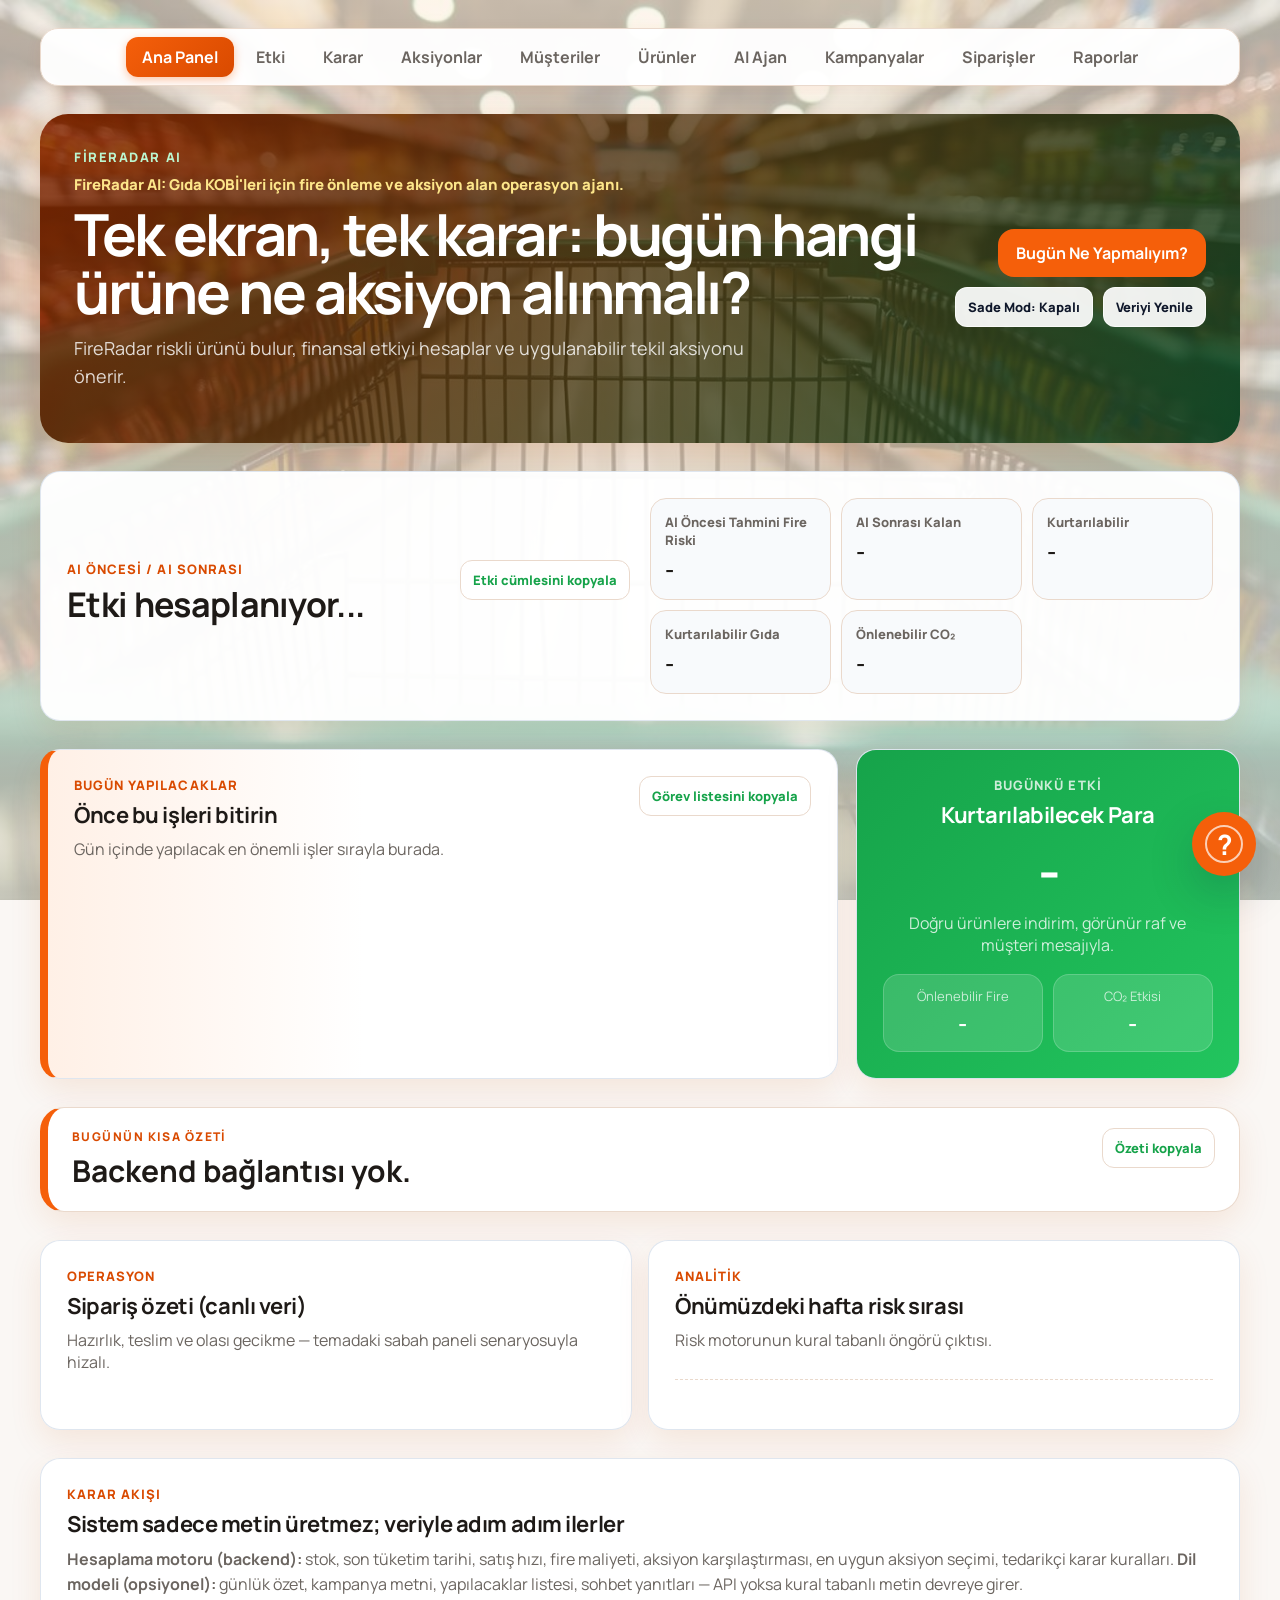
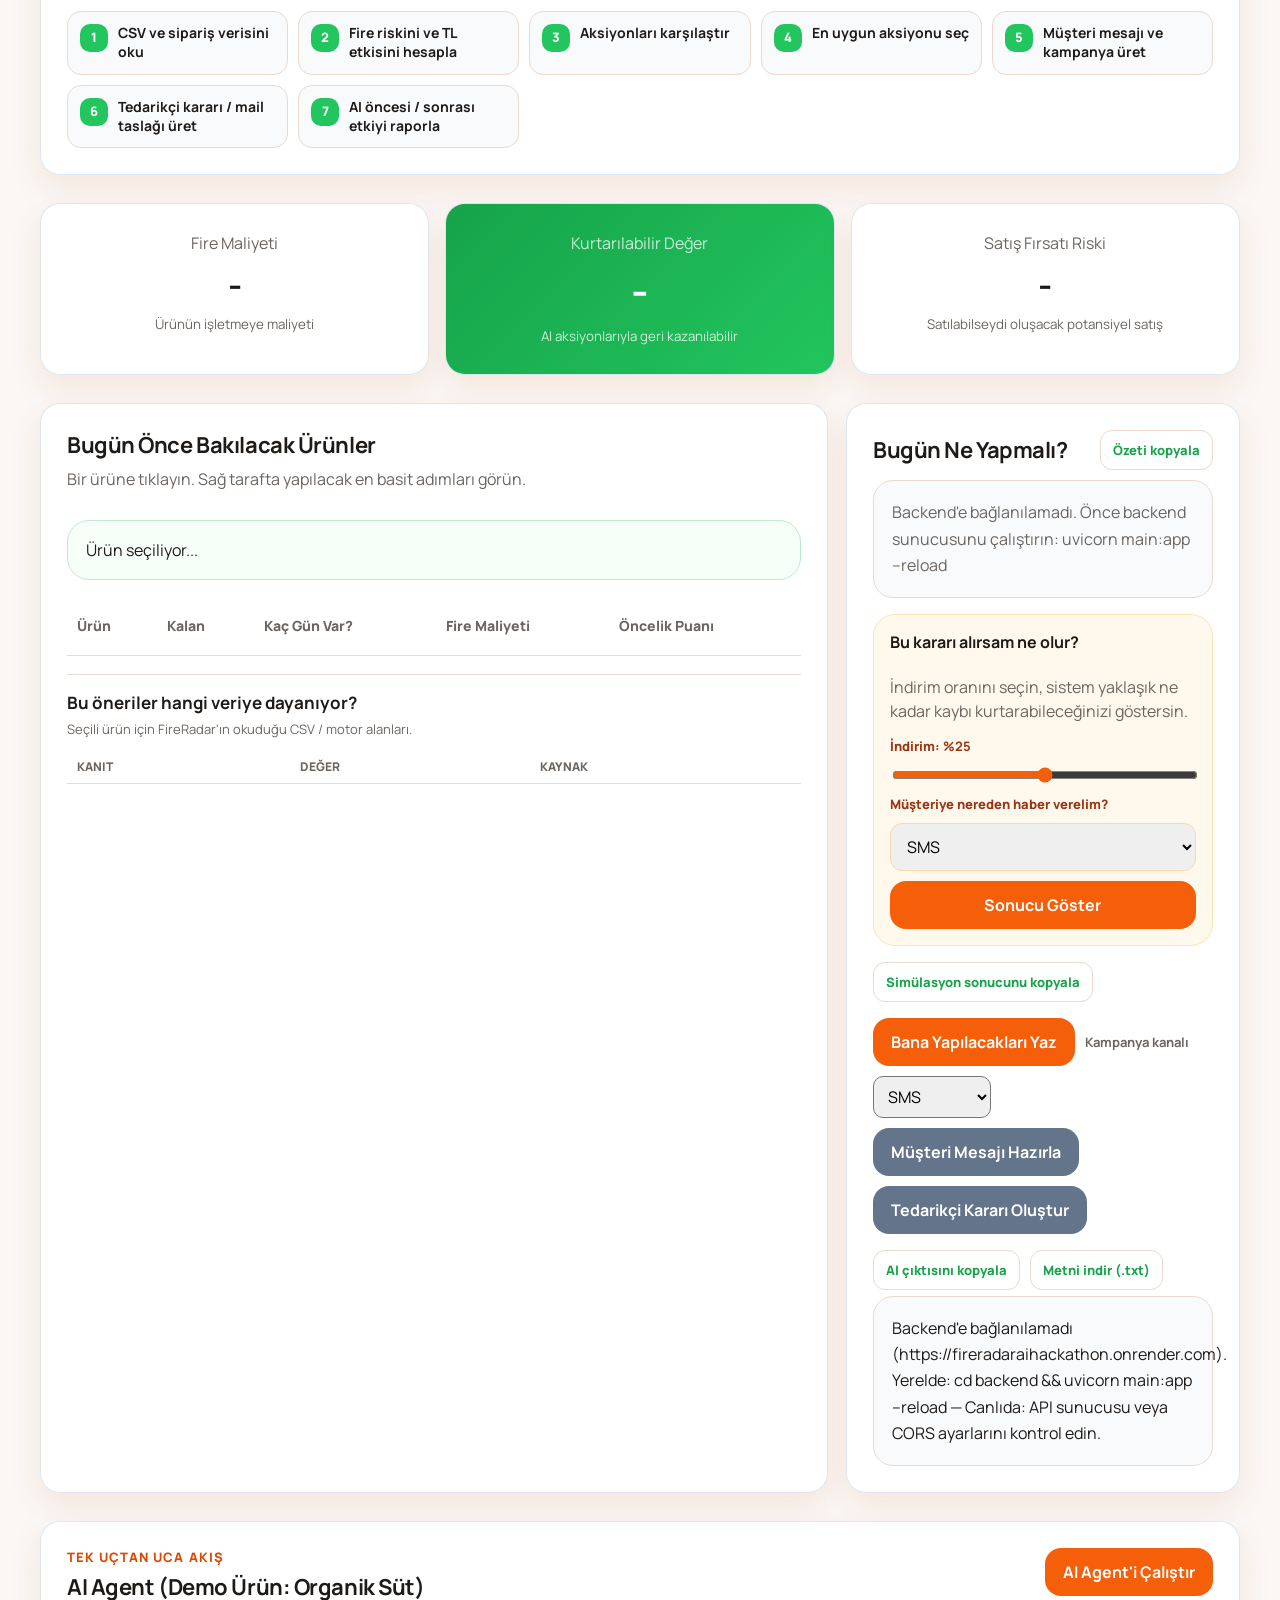
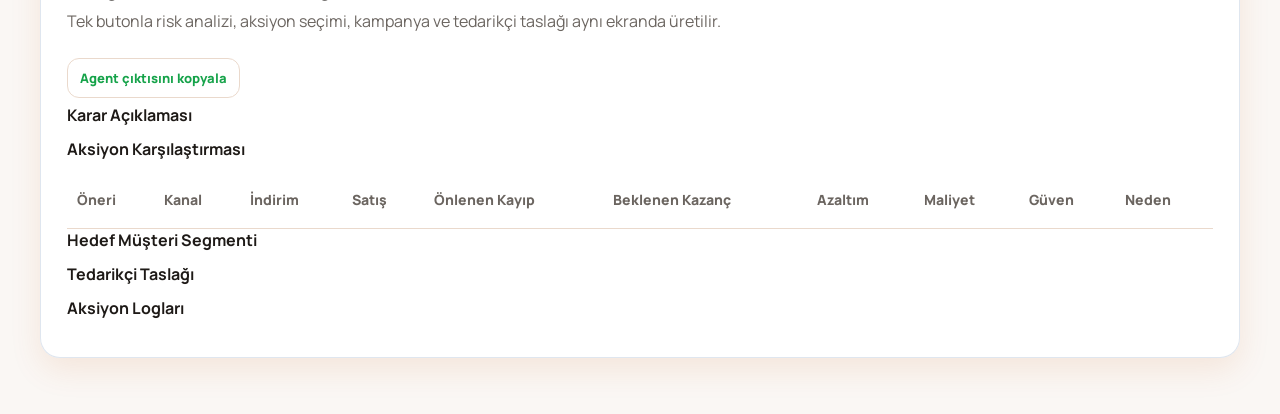
<file: frontend/index.html>
<!doctype html>
<html lang="tr">
  <head>
    <meta charset="UTF-8" />
    <meta name="viewport" content="width=device-width, initial-scale=1.0" />
    <title>FireRadar AI – Ana Panel</title>
    <link rel="preconnect" href="https://fonts.googleapis.com" />
    <link rel="preconnect" href="https://fonts.gstatic.com" crossorigin />
    <link href="https://fonts.googleapis.com/css2?family=Manrope:wght@400;600;700;800&display=swap" rel="stylesheet" />
    <link rel="stylesheet" href="styles.css" />
  </head>
  <body>
    <main class="shell">
      <nav class="app-nav" aria-label="Sayfalar">
        <a href="index.html" class="nav-link active" data-page-target="dashboard">Ana Panel</a>
        <a href="impact.html" class="nav-link" data-page-target="impact">Etki</a>
        <a href="decision.html" class="nav-link" data-page-target="decision">Karar</a>
        <a href="actions.html" class="nav-link" data-page-target="actions">Aksiyonlar</a>
        <a href="customers.html" class="nav-link" data-page-target="customers">Müşteriler</a>
        <a href="products.html" class="nav-link" data-page-target="products">Ürünler</a>
        <a href="agent.html" class="nav-link" data-page-target="agent">AI Ajan</a>
        <a href="campaigns.html" class="nav-link" data-page-target="campaigns">Kampanyalar</a>
        <a href="orders.html" class="nav-link" data-page-target="orders">Siparişler</a>
        <a href="reports.html" class="nav-link" data-page-target="reports">Raporlar</a>
      </nav>

      <header class="hero">
        <div>
          <p class="eyebrow">FireRadar AI</p>
          <p id="simpleModeHint" class="simple-mode-hint">Sade Mod Aktif: Sadece bugünkü karar ekranı gösteriliyor.</p>
          <p class="product-tagline">FireRadar AI: Gıda KOBİ'leri için fire önleme ve aksiyon alan operasyon ajanı.</p>
          <h1>Tek ekran, tek karar: bugün hangi ürüne ne aksiyon alınmalı?</h1>
          <p class="subtitle">
            FireRadar riskli ürünü bulur, finansal etkiyi hesaplar ve uygulanabilir tekil aksiyonu önerir.
          </p>
        </div>
        <div class="hero-actions">
          <button id="demoBtn">Bugün Ne Yapmalıyım?</button>
          <button id="simpleModeBtn" class="ghost-btn">Sade Mod: Kapalı</button>
          <button id="refreshBtn" class="ghost-btn">Veriyi Yenile</button>
        </div>
      </header>

      <section id="demoGuide" class="demo-guide">
        <div>
          <span>Demo Modu</span>
          <strong id="demoTitle">Hazır</strong>
          <p id="demoText">Demo akışını başlatınca FireRadar'ın agent karar süreci adım adım gösterilir.</p>
        </div>
        <div class="demo-guide-actions">
          <button id="demoPrevBtn" type="button">Geri</button>
          <button id="demoPlayPauseBtn" type="button">Duraklat</button>
          <button id="demoNextBtn" type="button">İleri</button>
          <button id="demoCloseBtn" type="button">Kapat</button>
        </div>
      </section>


      <!-- AI Öncesi / AI Sonrası -->
      <section class="before-after panel">
        <div class="impact-header-row">
          <div>
            <span class="section-kicker">AI Öncesi / AI Sonrası</span>
            <h2 id="impactSentence">Etki hesaplanıyor...</h2>
          </div>
          <button type="button" class="ghost-btn light" data-copy-from="#impactSentence">Etki cümlesini kopyala</button>
        </div>
        <div class="before-after-grid">
          <div>
            <span>AI Öncesi Tahmini Fire Riski</span>
            <strong id="beforeLoss">-</strong>
          </div>
          <div>
            <span>AI Sonrası Kalan</span>
            <strong id="afterLoss">-</strong>
          </div>
          <div>
            <span>Kurtarılabilir</span>
            <strong id="impactPreventable">-</strong>
          </div>
          <div>
            <span>Kurtarılabilir Gıda</span>
            <strong id="impactFood">-</strong>
          </div>
          <div>
            <span>Önlenebilir CO₂</span>
            <strong id="impactCo2">-</strong>
          </div>
        </div>
      </section>

      <!-- Bugün Yapılacaklar + Etki -->
      <section class="today-focus">
        <article class="panel primary-task-panel">
          <div class="panel-header">
            <div>
              <span class="section-kicker">Bugün Yapılacaklar</span>
              <h2>Önce bu işleri bitirin</h2>
              <p>Gün içinde yapılacak en önemli işler sırayla burada.</p>
            </div>
            <button type="button" id="copyTasksBtn" class="ghost-btn">Görev listesini kopyala</button>
          </div>
          <div id="dailyTasks" class="task-list"></div>
        </article>
        <article class="panel impact-panel">
          <span class="section-kicker">Bugünkü Etki</span>
          <h2>Kurtarılabilecek Para</h2>
          <strong id="preventableLossHero">-</strong>
          <p>Doğru ürünlere indirim, görünür raf ve müşteri mesajıyla.</p>
          <div class="impact-mini-grid">
            <div>
              <span>Önlenebilir Fire</span>
              <b id="wasteKgHero">-</b>
            </div>
            <div>
              <span>CO₂ Etkisi</span>
              <b id="co2Hero">-</b>
            </div>
          </div>
        </article>
      </section>

      <!-- Bugünün Özeti -->
      <section class="headline-panel">
        <div>
          <span>Bugünün Kısa Özeti</span>
          <strong id="headline">Yükleniyor...</strong>
        </div>
        <button type="button" class="ghost-btn" data-copy-from="#headline">Özeti kopyala</button>
      </section>

      <!-- Sipariş + Analitik -->
      <section class="ops-analytics-grid">
        <article class="panel ops-summary-panel">
          <div class="panel-header">
            <div>
              <span class="section-kicker">Operasyon</span>
              <h2>Sipariş özeti (canlı veri)</h2>
              <p>Hazırlık, teslim ve olası gecikme — temadaki sabah paneli senaryosuyla hizalı.</p>
            </div>
          </div>
          <div id="operationsSnapshotPills" class="ops-pills"></div>
          <div id="operationsDelayList" class="delay-watch-list"></div>
        </article>
        <article class="panel analytics-pulse-panel">
          <div class="panel-header">
            <div>
              <span class="section-kicker">Analitik</span>
              <h2>Önümüzdeki hafta risk sırası</h2>
              <p id="analyticsFootnote">Risk motorunun kural tabanlı öngörü çıktısı.</p>
            </div>
          </div>
          <div id="analyticsExpiring" class="pulse-list"></div>
          <div id="analyticsVelocity" class="pulse-list muted-pulse"></div>
        </article>
      </section>

      <!-- AI Karar Zinciri -->
      <section class="panel decision-chain-panel">
        <span class="section-kicker">Karar Akışı</span>
        <h2>Sistem sadece metin üretmez; veriyle adım adım ilerler</h2>
        <p class="decision-chain-note">
          <strong>Hesaplama motoru (backend):</strong> stok, son tüketim tarihi, satış hızı, fire maliyeti, aksiyon karşılaştırması, en uygun aksiyon seçimi, tedarikçi karar kuralları.
          <strong>Dil modeli (opsiyonel):</strong> günlük özet, kampanya metni, yapılacaklar listesi, sohbet yanıtları — API yoksa kural tabanlı metin devreye girer.
        </p>
        <ol class="decision-chain" aria-label="Karar adımları">
          <li><span>1</span> CSV ve sipariş verisini oku</li>
          <li><span>2</span> Fire riskini ve TL etkisini hesapla</li>
          <li><span>3</span> Aksiyonları karşılaştır</li>
          <li><span>4</span> En uygun aksiyonu seç</li>
          <li><span>5</span> Müşteri mesajı ve kampanya üret</li>
          <li><span>6</span> Tedarikçi kararı / mail taslağı üret</li>
          <li><span>7</span> AI öncesi / sonrası etkiyi raporla</li>
        </ol>
      </section>

      <!-- Metrik Kartlar -->
      <section class="cards">
        <article class="card">
          <span>Fire Maliyeti</span>
          <strong id="totalRisk">-</strong>
          <small>Ürünün işletmeye maliyeti</small>
        </article>
        <article class="card featured-card">
          <span>Kurtarılabilir Değer</span>
          <strong id="preventableLoss">-</strong>
          <small>AI aksiyonlarıyla geri kazanılabilir</small>
        </article>
        <article class="card">
          <span>Satış Fırsatı Riski</span>
          <strong id="revenueRisk">-</strong>
          <small>Satılabilseydi oluşacak potansiyel satış</small>
        </article>
      </section>

      <!-- Ürün Tablosu + Asistan Paneli -->
      <section class="grid">
        <article class="panel table-panel">
          <div class="panel-header">
            <div>
              <h2>Bugün Önce Bakılacak Ürünler</h2>
              <p>Bir ürüne tıklayın. Sağ tarafta yapılacak en basit adımları görün.</p>
            </div>
          </div>
          <div id="selectedProduct" class="selected-product">Ürün seçiliyor...</div>
          <div class="table-wrap">
            <table>
              <thead>
                <tr>
                  <th>Ürün</th>
                  <th>Kalan</th>
                  <th>Kaç Gün Var?</th>
                  <th>Fire Maliyeti</th>
                  <th>Öncelik Puanı</th>
                </tr>
              </thead>
              <tbody id="riskTable"></tbody>
            </table>
          </div>
          <div class="evidence-panel-wrap">
            <h3 class="evidence-title">Bu öneriler hangi veriye dayanıyor?</h3>
            <p class="evidence-sub">Seçili ürün için FireRadar'ın okuduğu CSV / motor alanları.</p>
            <table class="evidence-table">
              <thead>
                <tr>
                  <th>Kanıt</th>
                  <th>Değer</th>
                  <th>Kaynak</th>
                </tr>
              </thead>
              <tbody id="recommendationEvidenceTable"></tbody>
            </table>
          </div>
        </article>

        <aside class="panel">
          <div class="panel-heading-row">
            <h2>Bugün Ne Yapmalı?</h2>
            <button type="button" class="ghost-btn" data-copy-from="#dailySummary">Özeti kopyala</button>
          </div>
          <p id="dailySummary" class="ai-box">Yükleniyor...</p>
          <div class="simulator">
            <h3>Bu kararı alırsam ne olur?</h3>
            <p class="helper-text">İndirim oranını seçin, sistem yaklaşık ne kadar kaybı kurtarabileceğinizi göstersin.</p>
            <label for="discountRange">İndirim: <strong id="discountLabel">%25</strong></label>
            <input id="discountRange" type="range" min="10" max="40" step="5" value="25" />
            <label for="channelSelect">Müşteriye nereden haber verelim?</label>
            <select id="channelSelect">
              <option>SMS</option>
              <option>WhatsApp</option>
              <option>E-posta</option>
              <option>Push</option>
            </select>
            <button id="simulateBtn">Sonucu Göster</button>
          </div>
          <div class="result-toolbar">
            <button type="button" class="ghost-btn" data-copy-from="#simulationResult">Simülasyon sonucunu kopyala</button>
          </div>
          <div id="simulationResult" class="result-box"></div>
          <div class="actions">
            <button id="actionPlanBtn">Bana Yapılacakları Yaz</button>
            <label class="inline-channel-label" for="aiCampaignChannel">Kampanya kanalı</label>
            <select id="aiCampaignChannel" class="inline-channel-select">
              <option value="SMS">SMS</option>
              <option value="WhatsApp">WhatsApp</option>
              <option value="E-posta">E-posta</option>
            </select>
            <button id="campaignBtn" class="secondary">Müşteri Mesajı Hazırla</button>
            <button id="supplierBtn" class="soft-button">Tedarikçi Kararı Oluştur</button>
          </div>
          <div class="result-toolbar">
            <button type="button" class="ghost-btn" data-copy-from="#aiResult">AI çıktısını kopyala</button>
            <button type="button" class="ghost-btn" data-download-from="#aiResult" data-download-name="fireradar-ai-ciktisi.txt">Metni indir (.txt)</button>
          </div>
          <div id="aiResult" class="result-box"></div>
        </aside>
      </section>

      <section class="panel">
        <div class="panel-header">
          <div>
            <span class="section-kicker">Tek Uçtan Uca Akış</span>
            <h2>AI Agent (Demo Ürün: Organik Süt)</h2>
            <p>Tek butonla risk analizi, aksiyon seçimi, kampanya ve tedarikçi taslağı aynı ekranda üretilir.</p>
          </div>
          <button id="runAgentBtn">AI Agent'i Çalıştır</button>
        </div>
        <div id="agentRunOutput" class="result-box"></div>
        <div class="result-toolbar">
          <button type="button" class="ghost-btn" data-copy-from="#agentRunOutput">Agent çıktısını kopyala</button>
        </div>
        <h3 id="decisionSectionTitle">Karar Açıklaması</h3>
        <div id="decisionExplanation" class="result-box"></div>
        <h3 id="comparisonSectionTitle">Aksiyon Karşılaştırması</h3>
        <div class="table-wrap">
          <table>
            <thead>
              <tr>
                <th>Öneri</th>
                <th>Kanal</th>
                <th>İndirim</th>
                <th>Satış</th>
                <th>Önlenen Kayıp</th>
                <th>Beklenen Kazanç</th>
                <th>Azaltım</th>
                <th>Maliyet</th>
                <th>Güven</th>
                <th>Neden</th>
              </tr>
            </thead>
            <tbody id="actionComparisonTable"></tbody>
          </table>
        </div>
        <h3 id="segmentSectionTitle">Hedef Müşteri Segmenti</h3>
        <div id="segmentMatches"></div>
        <h3>Tedarikçi Taslağı</h3>
        <div id="supplierDecisionOutput" class="result-box"></div>
        <h3>Aksiyon Logları</h3>
        <div id="actionLogList" class="result-box"></div>
      </section>

    </main>

    <button id="chatToggle" class="chat-toggle" aria-label="FireRadar'a soru sor">
      <span>?</span>
    </button>

    <aside id="chatWidget" class="chat-widget" aria-label="FireRadar sohbet penceresi">
      <div class="chat-header">
        <div>
          <strong>FireRadar'a Sor</strong>
          <span>Bugün ne yapacağınızı sorun</span>
        </div>
        <div class="chat-header-actions">
          <button id="chatFullscreenBtn" type="button" aria-label="Sohbeti büyüt">⤢</button>
          <button id="chatCloseBtn" type="button" aria-label="Sohbeti kapat">×</button>
        </div>
      </div>
      <div id="chatLog" class="chat-log">
        <div class="bot">Merhaba, bugün hangi ürüne ne yapmanız gerektiğini sorabilirsiniz.</div>
      </div>
      <form id="chatForm" class="chat-form">
        <input
          id="questionInput"
          type="text"
          placeholder="Örn: Önce hangi ürüne bakayım?"
          autocomplete="off"
        />
        <button type="submit">Sor</button>
      </form>
    </aside>

    <script src="config.js"></script>
    <script src="app.js"></script>
  </body>
</html>
</file>
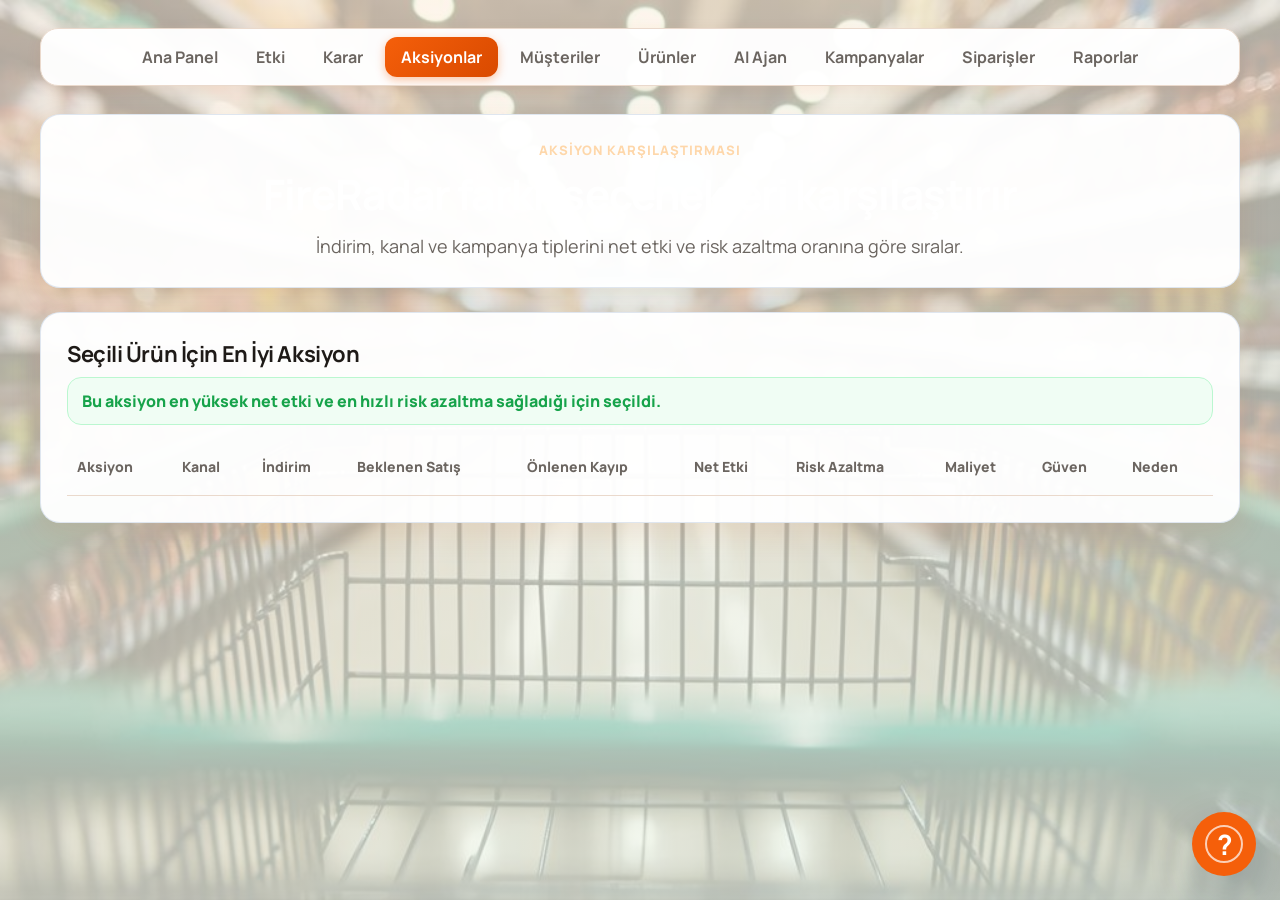
<file: frontend/actions.html>
<!doctype html>
<html lang="tr">
  <head>
    <meta charset="UTF-8" />
    <meta name="viewport" content="width=device-width, initial-scale=1.0" />
    <title>FireRadar AI</title>
    <link rel="preconnect" href="https://fonts.googleapis.com" />
    <link rel="preconnect" href="https://fonts.gstatic.com" crossorigin />
    <link href="https://fonts.googleapis.com/css2?family=Manrope:wght@400;600;700;800&display=swap" rel="stylesheet" />
    <link rel="stylesheet" href="styles.css" />
  </head>
  <body>
    <main class="shell">
      <nav class="app-nav" aria-label="Sayfalar">
        <a href="index.html" class="nav-link" data-page-target="dashboard">Ana Panel</a>
        <a href="impact.html" class="nav-link" data-page-target="impact">Etki</a>
        <a href="decision.html" class="nav-link" data-page-target="decision">Karar</a>
        <a href="actions.html" class="nav-link active" data-page-target="actions">Aksiyonlar</a>
        <a href="customers.html" class="nav-link" data-page-target="customers">Müşteriler</a>
        <a href="products.html" class="nav-link" data-page-target="products">Ürünler</a>
        <a href="agent.html" class="nav-link" data-page-target="agent">AI Ajan</a>
        <a href="campaigns.html" class="nav-link" data-page-target="campaigns">Kampanyalar</a>
        <a href="orders.html" class="nav-link" data-page-target="orders">Siparişler</a>
        <a href="reports.html" class="nav-link" data-page-target="reports">Raporlar</a>
      </nav>
<section id="page-actions" class="page active" data-page="actions">
        <section class="page-hero panel">
          <div>
          <span>Aksiyon Karşılaştırması</span>
          <h2>FireRadar farklı seçenekleri karşılaştırır</h2>
          <p>İndirim, kanal ve kampanya tiplerini net etki ve risk azaltma oranına göre sıralar.</p>
          </div>
        </section>
        <section class="panel">
          <h2>Seçili Ürün İçin En İyi Aksiyon</h2>
          <p class="action-choice-note">Bu aksiyon en yüksek net etki ve en hızlı risk azaltma sağladığı için seçildi.</p>
          <div class="table-wrap">
            <table>
              <thead>
                <tr>
                  <th>Aksiyon</th>
                  <th>Kanal</th>
                  <th>İndirim</th>
                  <th>Beklenen Satış</th>
                  <th>Önlenen Kayıp</th>
                  <th>Net Etki</th>
                  <th>Risk Azaltma</th>
                  <th>Maliyet</th>
                  <th>Güven</th>
                  <th>Neden</th>
                </tr>
              </thead>
              <tbody id="actionComparisonTableStandalone"></tbody>
            </table>
          </div>
        </section>
      </section>

      </main>

    <button id="chatToggle" class="chat-toggle" aria-label="FireRadar'a soru sor">
      <span>?</span>
    </button>

    <aside id="chatWidget" class="chat-widget" aria-label="FireRadar sohbet penceresi">
      <div class="chat-header">
        <div>
          <strong>FireRadar'a Sor</strong>
          <span>Bugün ne yapacağınızı sorun</span>
        </div>
        <div class="chat-header-actions">
          <button id="chatFullscreenBtn" type="button" aria-label="Sohbeti büyüt">⤢</button>
          <button id="chatCloseBtn" type="button" aria-label="Sohbeti kapat">×</button>
        </div>
      </div>
      <div id="chatLog" class="chat-log">
        <div class="bot">Merhaba, bugün hangi ürüne ne yapmanız gerektiğini sorabilirsiniz.</div>
      </div>
      <form id="chatForm" class="chat-form">
        <input
          id="questionInput"
          type="text"
          placeholder="Örn: Önce hangi ürüne bakayım?"
          autocomplete="off"
        />
        <button type="submit">Sor</button>
      </form>
    </aside>

    <script src="config.js"></script>
    <script src="app.js"></script>
  </body>
</html>
</file>
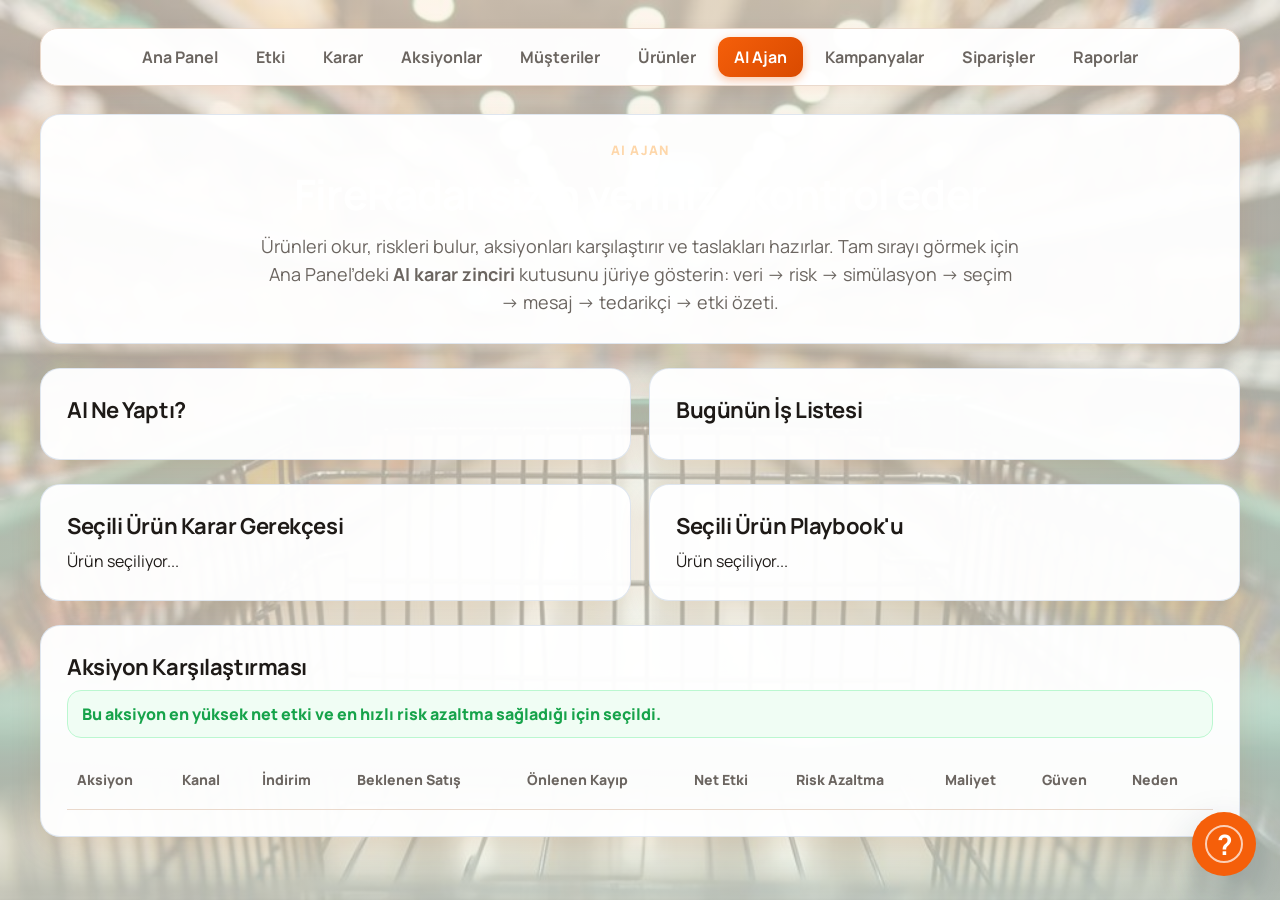
<file: frontend/agent.html>
<!doctype html>
<html lang="tr">
  <head>
    <meta charset="UTF-8" />
    <meta name="viewport" content="width=device-width, initial-scale=1.0" />
    <title>FireRadar AI</title>
    <link rel="preconnect" href="https://fonts.googleapis.com" />
    <link rel="preconnect" href="https://fonts.gstatic.com" crossorigin />
    <link href="https://fonts.googleapis.com/css2?family=Manrope:wght@400;600;700;800&display=swap" rel="stylesheet" />
    <link rel="stylesheet" href="styles.css" />
  </head>
  <body>
    <main class="shell">
      <nav class="app-nav" aria-label="Sayfalar">
        <a href="index.html" class="nav-link" data-page-target="dashboard">Ana Panel</a>
        <a href="impact.html" class="nav-link" data-page-target="impact">Etki</a>
        <a href="decision.html" class="nav-link" data-page-target="decision">Karar</a>
        <a href="actions.html" class="nav-link" data-page-target="actions">Aksiyonlar</a>
        <a href="customers.html" class="nav-link" data-page-target="customers">Müşteriler</a>
        <a href="products.html" class="nav-link" data-page-target="products">Ürünler</a>
        <a href="agent.html" class="nav-link active" data-page-target="agent">AI Ajan</a>
        <a href="campaigns.html" class="nav-link" data-page-target="campaigns">Kampanyalar</a>
        <a href="orders.html" class="nav-link" data-page-target="orders">Siparişler</a>
        <a href="reports.html" class="nav-link" data-page-target="reports">Raporlar</a>
      </nav>
<section id="page-agent" class="page active" data-page="agent">
        <section class="page-hero panel">
          <div>
          <span>AI Ajan</span>
          <h2>FireRadar sizin yerinize kontrol eder</h2>
          <p>
            Ürünleri okur, riskleri bulur, aksiyonları karşılaştırır ve taslakları hazırlar. Tam sırayı görmek için Ana
            Panel’deki <strong>AI karar zinciri</strong> kutusunu jüriye gösterin: veri → risk → simülasyon → seçim →
            mesaj → tedarikçi → etki özeti.
          </p>
          </div>
        </section>
        <section class="insight-grid">
          <article class="panel">
            <h2>AI Ne Yaptı?</h2>
            <div id="agentStepsPage" class="agent-steps"></div>
          </article>
          <article class="panel">
            <h2>Bugünün İş Listesi</h2>
            <div id="dailyTasksPage" class="task-list"></div>
          </article>
        </section>
        <section class="agent-detail-grid">
          <article class="panel">
            <h2>Seçili Ürün Karar Gerekçesi</h2>
            <div id="decisionExplanationPage" class="decision-box">Ürün seçiliyor...</div>
          </article>
          <article class="panel">
            <h2>Seçili Ürün Playbook'u</h2>
            <div id="rescuePlaybookPage" class="playbook-box">Ürün seçiliyor...</div>
          </article>
        </section>
        <section class="panel">
          <h2>Aksiyon Karşılaştırması</h2>
          <p class="action-choice-note">Bu aksiyon en yüksek net etki ve en hızlı risk azaltma sağladığı için seçildi.</p>
          <div class="table-wrap">
            <table>
              <thead>
                <tr>
                  <th>Aksiyon</th>
                  <th>Kanal</th>
                  <th>İndirim</th>
                  <th>Beklenen Satış</th>
                  <th>Önlenen Kayıp</th>
                  <th>Net Etki</th>
                  <th>Risk Azaltma</th>
                  <th>Maliyet</th>
                  <th>Güven</th>
                  <th>Neden</th>
                </tr>
              </thead>
              <tbody id="actionComparisonTablePage"></tbody>
            </table>
          </div>
        </section>
      </section>

      </main>

    <button id="chatToggle" class="chat-toggle" aria-label="FireRadar'a soru sor">
      <span>?</span>
    </button>

    <aside id="chatWidget" class="chat-widget" aria-label="FireRadar sohbet penceresi">
      <div class="chat-header">
        <div>
          <strong>FireRadar'a Sor</strong>
          <span>Bugün ne yapacağınızı sorun</span>
        </div>
        <div class="chat-header-actions">
          <button id="chatFullscreenBtn" type="button" aria-label="Sohbeti büyüt">⤢</button>
          <button id="chatCloseBtn" type="button" aria-label="Sohbeti kapat">×</button>
        </div>
      </div>
      <div id="chatLog" class="chat-log">
        <div class="bot">Merhaba, bugün hangi ürüne ne yapmanız gerektiğini sorabilirsiniz.</div>
      </div>
      <form id="chatForm" class="chat-form">
        <input
          id="questionInput"
          type="text"
          placeholder="Örn: Önce hangi ürüne bakayım?"
          autocomplete="off"
        />
        <button type="submit">Sor</button>
      </form>
    </aside>

    <script src="config.js"></script>
    <script src="app.js"></script>
  </body>
</html>
</file>
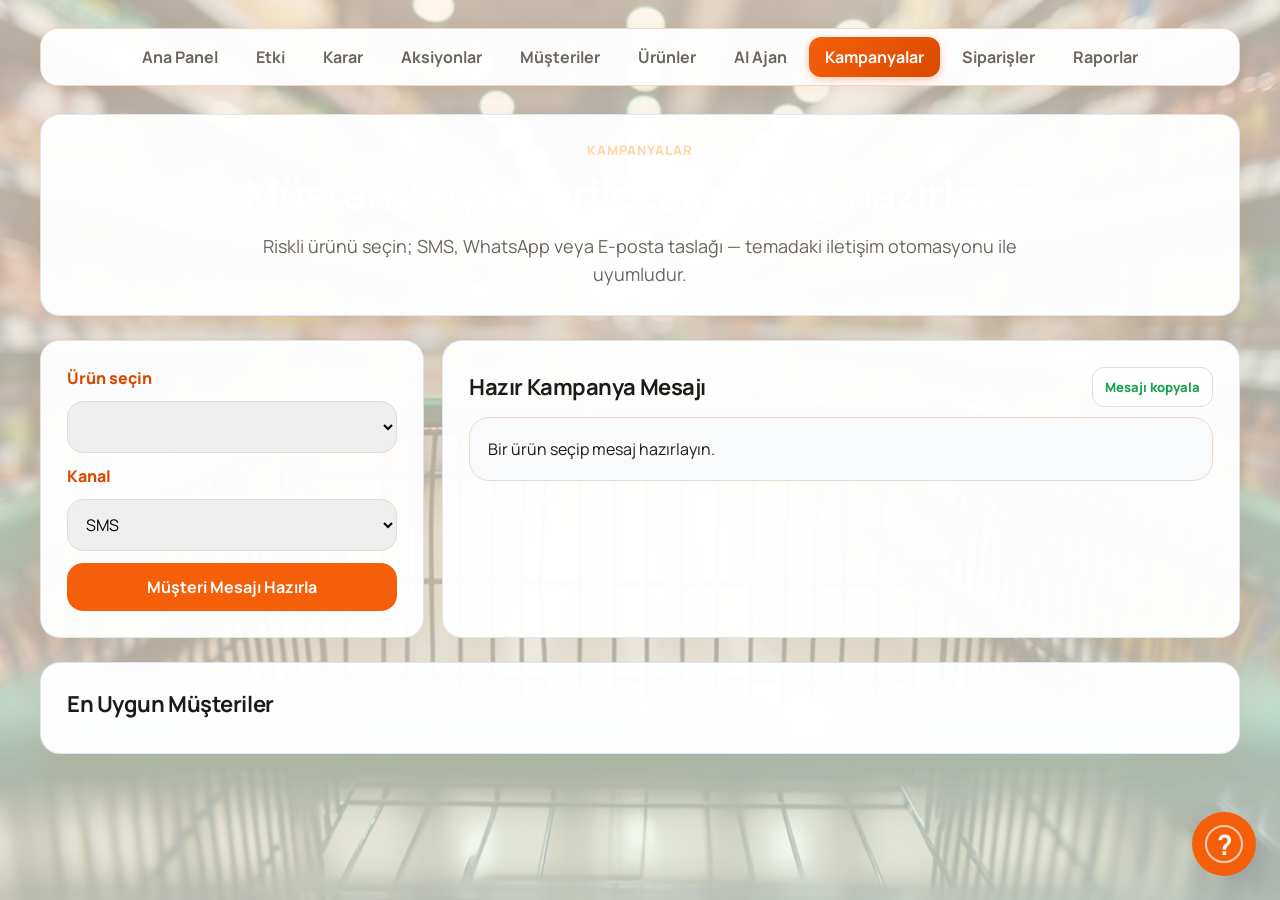
<file: frontend/campaigns.html>
<!doctype html>
<html lang="tr">
  <head>
    <meta charset="UTF-8" />
    <meta name="viewport" content="width=device-width, initial-scale=1.0" />
    <title>FireRadar AI</title>
    <link rel="preconnect" href="https://fonts.googleapis.com" />
    <link rel="preconnect" href="https://fonts.gstatic.com" crossorigin />
    <link href="https://fonts.googleapis.com/css2?family=Manrope:wght@400;600;700;800&display=swap" rel="stylesheet" />
    <link rel="stylesheet" href="styles.css" />
  </head>
  <body>
    <main class="shell">
      <nav class="app-nav" aria-label="Sayfalar">
        <a href="index.html" class="nav-link" data-page-target="dashboard">Ana Panel</a>
        <a href="impact.html" class="nav-link" data-page-target="impact">Etki</a>
        <a href="decision.html" class="nav-link" data-page-target="decision">Karar</a>
        <a href="actions.html" class="nav-link" data-page-target="actions">Aksiyonlar</a>
        <a href="customers.html" class="nav-link" data-page-target="customers">Müşteriler</a>
        <a href="products.html" class="nav-link" data-page-target="products">Ürünler</a>
        <a href="agent.html" class="nav-link" data-page-target="agent">AI Ajan</a>
        <a href="campaigns.html" class="nav-link active" data-page-target="campaigns">Kampanyalar</a>
        <a href="orders.html" class="nav-link" data-page-target="orders">Siparişler</a>
        <a href="reports.html" class="nav-link" data-page-target="reports">Raporlar</a>
      </nav>
<section id="page-campaigns" class="page active" data-page="campaigns">
        <section class="page-hero panel">
          <div>
          <span>Kampanyalar</span>
          <h2>Müşteriye gönderilecek mesajı hazırlayın</h2>
          <p>Riskli ürünü seçin; SMS, WhatsApp veya E-posta taslağı — temadaki iletişim otomasyonu ile uyumludur.</p>
          </div>
        </section>
        <section class="composer-grid">
          <article class="panel composer-card">
            <label for="campaignProductSelect">Ürün seçin</label>
            <select id="campaignProductSelect"></select>
            <label for="campaignChannelSelect">Kanal</label>
            <select id="campaignChannelSelect">
              <option value="SMS">SMS</option>
              <option value="WhatsApp">WhatsApp</option>
              <option value="E-posta">E-posta</option>
            </select>
            <button id="campaignPageBtn">Müşteri Mesajı Hazırla</button>
          </article>
          <article class="panel">
            <div class="panel-heading-row">
              <h2>Hazır Kampanya Mesajı</h2>
              <button type="button" class="ghost-btn" data-copy-from="#campaignPageOutput">Mesajı kopyala</button>
            </div>
            <div id="campaignPageOutput" class="ai-box">Bir ürün seçip mesaj hazırlayın.</div>
          </article>
        </section>
        <section class="panel">
          <h2>En Uygun Müşteriler</h2>
          <div id="segmentMatchesPage" class="customer-message-grid"></div>
        </section>
      </section>

      </main>

    <button id="chatToggle" class="chat-toggle" aria-label="FireRadar'a soru sor">
      <span>?</span>
    </button>

    <aside id="chatWidget" class="chat-widget" aria-label="FireRadar sohbet penceresi">
      <div class="chat-header">
        <div>
          <strong>FireRadar'a Sor</strong>
          <span>Bugün ne yapacağınızı sorun</span>
        </div>
        <div class="chat-header-actions">
          <button id="chatFullscreenBtn" type="button" aria-label="Sohbeti büyüt">⤢</button>
          <button id="chatCloseBtn" type="button" aria-label="Sohbeti kapat">×</button>
        </div>
      </div>
      <div id="chatLog" class="chat-log">
        <div class="bot">Merhaba, bugün hangi ürüne ne yapmanız gerektiğini sorabilirsiniz.</div>
      </div>
      <form id="chatForm" class="chat-form">
        <input
          id="questionInput"
          type="text"
          placeholder="Örn: Önce hangi ürüne bakayım?"
          autocomplete="off"
        />
        <button type="submit">Sor</button>
      </form>
    </aside>

    <script src="config.js"></script>
    <script src="app.js"></script>
  </body>
</html>
</file>
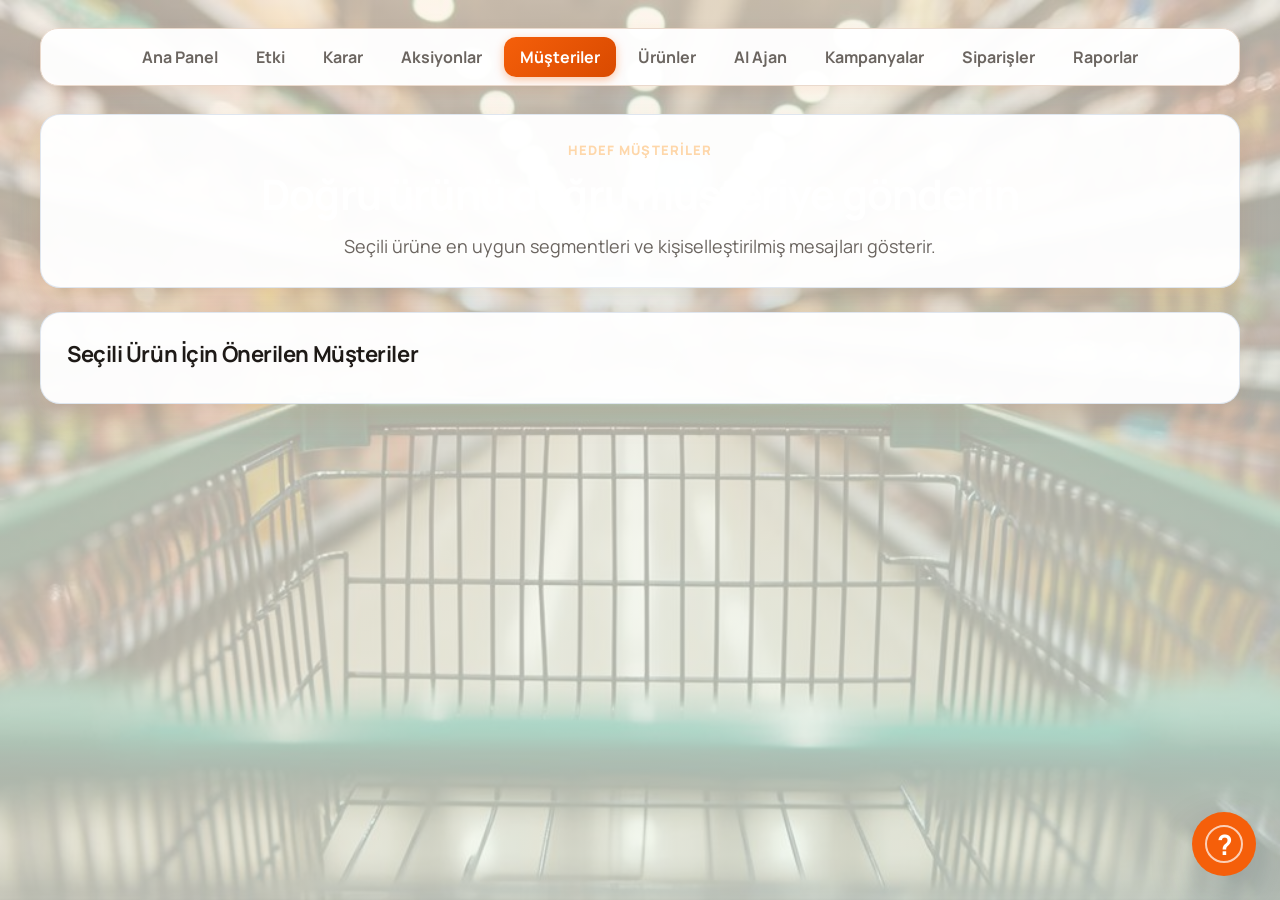
<file: frontend/customers.html>
<!doctype html>
<html lang="tr">
  <head>
    <meta charset="UTF-8" />
    <meta name="viewport" content="width=device-width, initial-scale=1.0" />
    <title>FireRadar AI</title>
    <link rel="preconnect" href="https://fonts.googleapis.com" />
    <link rel="preconnect" href="https://fonts.gstatic.com" crossorigin />
    <link href="https://fonts.googleapis.com/css2?family=Manrope:wght@400;600;700;800&display=swap" rel="stylesheet" />
    <link rel="stylesheet" href="styles.css" />
  </head>
  <body>
    <main class="shell">
      <nav class="app-nav" aria-label="Sayfalar">
        <a href="index.html" class="nav-link" data-page-target="dashboard">Ana Panel</a>
        <a href="impact.html" class="nav-link" data-page-target="impact">Etki</a>
        <a href="decision.html" class="nav-link" data-page-target="decision">Karar</a>
        <a href="actions.html" class="nav-link" data-page-target="actions">Aksiyonlar</a>
        <a href="customers.html" class="nav-link active" data-page-target="customers">Müşteriler</a>
        <a href="products.html" class="nav-link" data-page-target="products">Ürünler</a>
        <a href="agent.html" class="nav-link" data-page-target="agent">AI Ajan</a>
        <a href="campaigns.html" class="nav-link" data-page-target="campaigns">Kampanyalar</a>
        <a href="orders.html" class="nav-link" data-page-target="orders">Siparişler</a>
        <a href="reports.html" class="nav-link" data-page-target="reports">Raporlar</a>
      </nav>
<section id="page-customers" class="page active" data-page="customers">
        <section class="page-hero panel">
          <div>
          <span>Hedef Müşteriler</span>
          <h2>Doğru ürünü doğru müşteriye gönderin</h2>
          <p>Seçili ürüne en uygun segmentleri ve kişiselleştirilmiş mesajları gösterir.</p>
          </div>
        </section>
        <section class="panel">
          <h2>Seçili Ürün İçin Önerilen Müşteriler</h2>
          <div id="segmentMatchesStandalone" class="customer-message-grid"></div>
        </section>
      </section>

      </main>

    <button id="chatToggle" class="chat-toggle" aria-label="FireRadar'a soru sor">
      <span>?</span>
    </button>

    <aside id="chatWidget" class="chat-widget" aria-label="FireRadar sohbet penceresi">
      <div class="chat-header">
        <div>
          <strong>FireRadar'a Sor</strong>
          <span>Bugün ne yapacağınızı sorun</span>
        </div>
        <div class="chat-header-actions">
          <button id="chatFullscreenBtn" type="button" aria-label="Sohbeti büyüt">⤢</button>
          <button id="chatCloseBtn" type="button" aria-label="Sohbeti kapat">×</button>
        </div>
      </div>
      <div id="chatLog" class="chat-log">
        <div class="bot">Merhaba, bugün hangi ürüne ne yapmanız gerektiğini sorabilirsiniz.</div>
      </div>
      <form id="chatForm" class="chat-form">
        <input
          id="questionInput"
          type="text"
          placeholder="Örn: Önce hangi ürüne bakayım?"
          autocomplete="off"
        />
        <button type="submit">Sor</button>
      </form>
    </aside>

    <script src="config.js"></script>
    <script src="app.js"></script>
  </body>
</html>
</file>
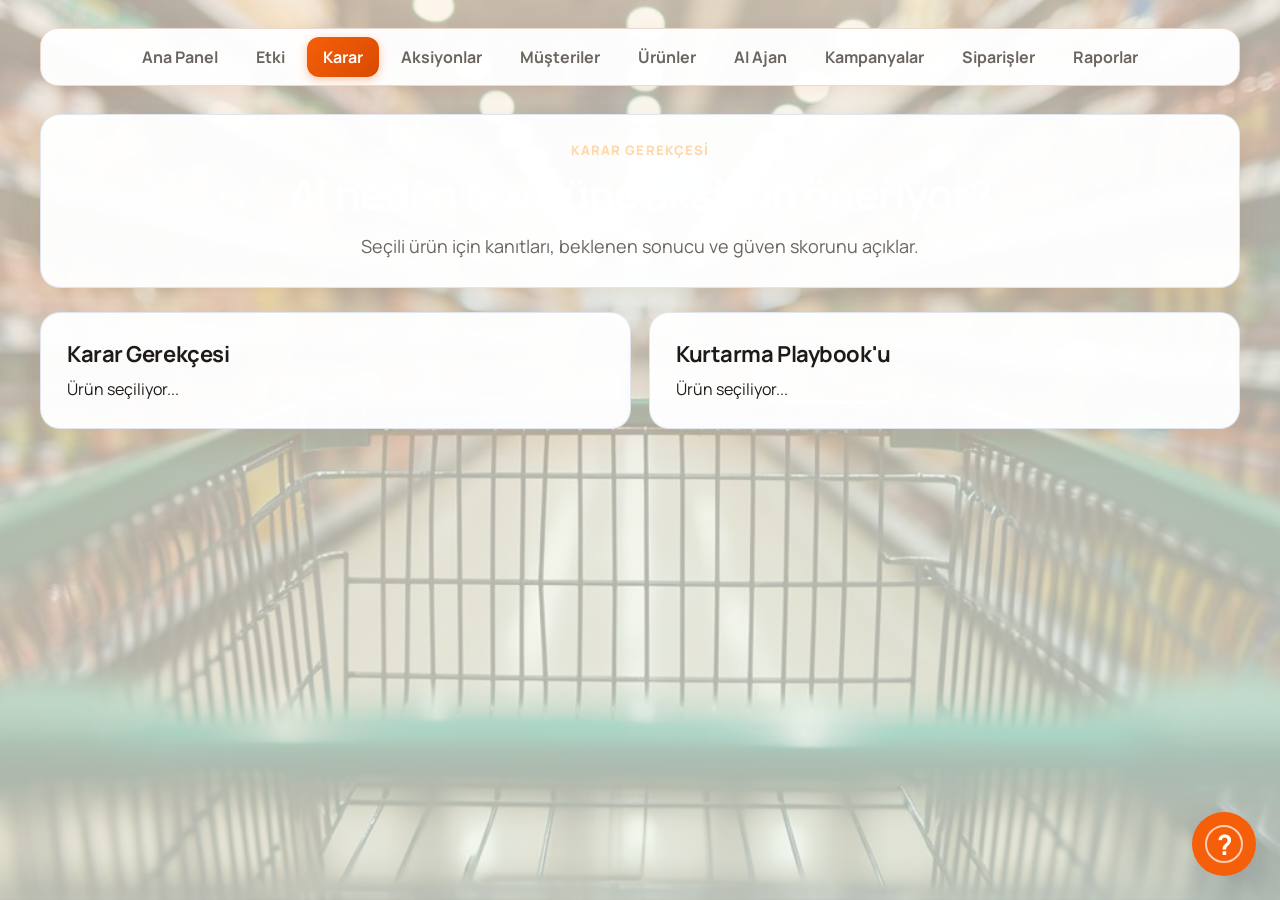
<file: frontend/decision.html>
<!doctype html>
<html lang="tr">
  <head>
    <meta charset="UTF-8" />
    <meta name="viewport" content="width=device-width, initial-scale=1.0" />
    <title>FireRadar AI</title>
    <link rel="preconnect" href="https://fonts.googleapis.com" />
    <link rel="preconnect" href="https://fonts.gstatic.com" crossorigin />
    <link href="https://fonts.googleapis.com/css2?family=Manrope:wght@400;600;700;800&display=swap" rel="stylesheet" />
    <link rel="stylesheet" href="styles.css" />
  </head>
  <body>
    <main class="shell">
      <nav class="app-nav" aria-label="Sayfalar">
        <a href="index.html" class="nav-link" data-page-target="dashboard">Ana Panel</a>
        <a href="impact.html" class="nav-link" data-page-target="impact">Etki</a>
        <a href="decision.html" class="nav-link active" data-page-target="decision">Karar</a>
        <a href="actions.html" class="nav-link" data-page-target="actions">Aksiyonlar</a>
        <a href="customers.html" class="nav-link" data-page-target="customers">Müşteriler</a>
        <a href="products.html" class="nav-link" data-page-target="products">Ürünler</a>
        <a href="agent.html" class="nav-link" data-page-target="agent">AI Ajan</a>
        <a href="campaigns.html" class="nav-link" data-page-target="campaigns">Kampanyalar</a>
        <a href="orders.html" class="nav-link" data-page-target="orders">Siparişler</a>
        <a href="reports.html" class="nav-link" data-page-target="reports">Raporlar</a>
      </nav>
<section id="page-decision" class="page active" data-page="decision">
        <section class="page-hero panel">
          <div>
          <span>Karar Gerekçesi</span>
          <h2>AI neden bu ürüne aksiyon öneriyor?</h2>
          <p>Seçili ürün için kanıtları, beklenen sonucu ve güven skorunu açıklar.</p>
          </div>
        </section>
        <section class="agent-detail-grid">
          <article class="panel">
            <h2>Karar Gerekçesi</h2>
            <div id="decisionExplanationStandalone" class="decision-box">Ürün seçiliyor...</div>
          </article>
          <article class="panel">
            <h2>Kurtarma Playbook'u</h2>
            <div id="rescuePlaybookStandalone" class="playbook-box">Ürün seçiliyor...</div>
          </article>
        </section>
      </section>

      </main>

    <button id="chatToggle" class="chat-toggle" aria-label="FireRadar'a soru sor">
      <span>?</span>
    </button>

    <aside id="chatWidget" class="chat-widget" aria-label="FireRadar sohbet penceresi">
      <div class="chat-header">
        <div>
          <strong>FireRadar'a Sor</strong>
          <span>Bugün ne yapacağınızı sorun</span>
        </div>
        <div class="chat-header-actions">
          <button id="chatFullscreenBtn" type="button" aria-label="Sohbeti büyüt">⤢</button>
          <button id="chatCloseBtn" type="button" aria-label="Sohbeti kapat">×</button>
        </div>
      </div>
      <div id="chatLog" class="chat-log">
        <div class="bot">Merhaba, bugün hangi ürüne ne yapmanız gerektiğini sorabilirsiniz.</div>
      </div>
      <form id="chatForm" class="chat-form">
        <input
          id="questionInput"
          type="text"
          placeholder="Örn: Önce hangi ürüne bakayım?"
          autocomplete="off"
        />
        <button type="submit">Sor</button>
      </form>
    </aside>

    <script src="config.js"></script>
    <script src="app.js"></script>
  </body>
</html>
</file>
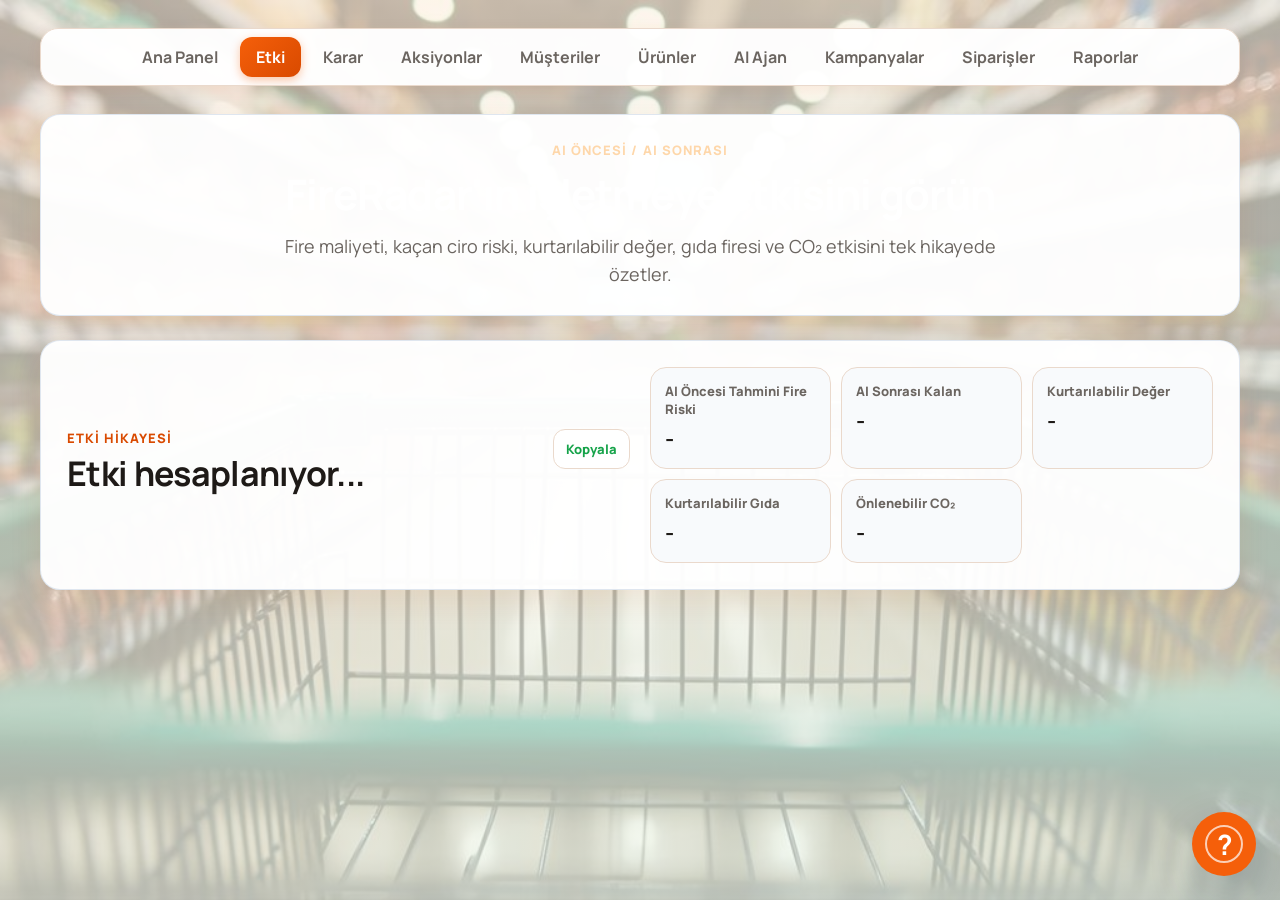
<file: frontend/impact.html>
<!doctype html>
<html lang="tr">
  <head>
    <meta charset="UTF-8" />
    <meta name="viewport" content="width=device-width, initial-scale=1.0" />
    <title>FireRadar AI</title>
    <link rel="preconnect" href="https://fonts.googleapis.com" />
    <link rel="preconnect" href="https://fonts.gstatic.com" crossorigin />
    <link href="https://fonts.googleapis.com/css2?family=Manrope:wght@400;600;700;800&display=swap" rel="stylesheet" />
    <link rel="stylesheet" href="styles.css" />
  </head>
  <body>
    <main class="shell">
      <nav class="app-nav" aria-label="Sayfalar">
        <a href="index.html" class="nav-link" data-page-target="dashboard">Ana Panel</a>
        <a href="impact.html" class="nav-link active" data-page-target="impact">Etki</a>
        <a href="decision.html" class="nav-link" data-page-target="decision">Karar</a>
        <a href="actions.html" class="nav-link" data-page-target="actions">Aksiyonlar</a>
        <a href="customers.html" class="nav-link" data-page-target="customers">Müşteriler</a>
        <a href="products.html" class="nav-link" data-page-target="products">Ürünler</a>
        <a href="agent.html" class="nav-link" data-page-target="agent">AI Ajan</a>
        <a href="campaigns.html" class="nav-link" data-page-target="campaigns">Kampanyalar</a>
        <a href="orders.html" class="nav-link" data-page-target="orders">Siparişler</a>
        <a href="reports.html" class="nav-link" data-page-target="reports">Raporlar</a>
      </nav>
<section id="page-impact" class="page active" data-page="impact">
        <section class="page-hero panel">
          <div>
          <span>AI Öncesi / AI Sonrası</span>
          <h2>FireRadar'ın işletmeye etkisini görün</h2>
          <p>Fire maliyeti, kaçan ciro riski, kurtarılabilir değer, gıda firesi ve CO₂ etkisini tek hikayede özetler.</p>
          </div>
        </section>
        <section class="before-after panel">
          <div class="impact-header-row">
            <div>
            <span class="section-kicker">Etki Hikayesi</span>
            <h2 id="impactSentenceStandalone">Etki hesaplanıyor...</h2>
            </div>
            <button type="button" class="ghost-btn" data-copy-from="#impactSentenceStandalone">Kopyala</button>
          </div>
          <div class="before-after-grid">
            <div>
              <span>AI Öncesi Tahmini Fire Riski</span>
              <strong id="beforeLossStandalone">-</strong>
            </div>
            <div>
              <span>AI Sonrası Kalan</span>
              <strong id="afterLossStandalone">-</strong>
            </div>
            <div>
              <span>Kurtarılabilir Değer</span>
              <strong id="impactPreventableStandalone">-</strong>
            </div>
            <div>
              <span>Kurtarılabilir Gıda</span>
              <strong id="impactFoodStandalone">-</strong>
            </div>
            <div>
              <span>Önlenebilir CO₂</span>
              <strong id="impactCo2Standalone">-</strong>
            </div>
          </div>
        </section>
      </section>

      </main>

    <button id="chatToggle" class="chat-toggle" aria-label="FireRadar'a soru sor">
      <span>?</span>
    </button>

    <aside id="chatWidget" class="chat-widget" aria-label="FireRadar sohbet penceresi">
      <div class="chat-header">
        <div>
          <strong>FireRadar'a Sor</strong>
          <span>Bugün ne yapacağınızı sorun</span>
        </div>
        <div class="chat-header-actions">
          <button id="chatFullscreenBtn" type="button" aria-label="Sohbeti büyüt">⤢</button>
          <button id="chatCloseBtn" type="button" aria-label="Sohbeti kapat">×</button>
        </div>
      </div>
      <div id="chatLog" class="chat-log">
        <div class="bot">Merhaba, bugün hangi ürüne ne yapmanız gerektiğini sorabilirsiniz.</div>
      </div>
      <form id="chatForm" class="chat-form">
        <input
          id="questionInput"
          type="text"
          placeholder="Örn: Önce hangi ürüne bakayım?"
          autocomplete="off"
        />
        <button type="submit">Sor</button>
      </form>
    </aside>

    <script src="config.js"></script>
    <script src="app.js"></script>
  </body>
</html>
</file>
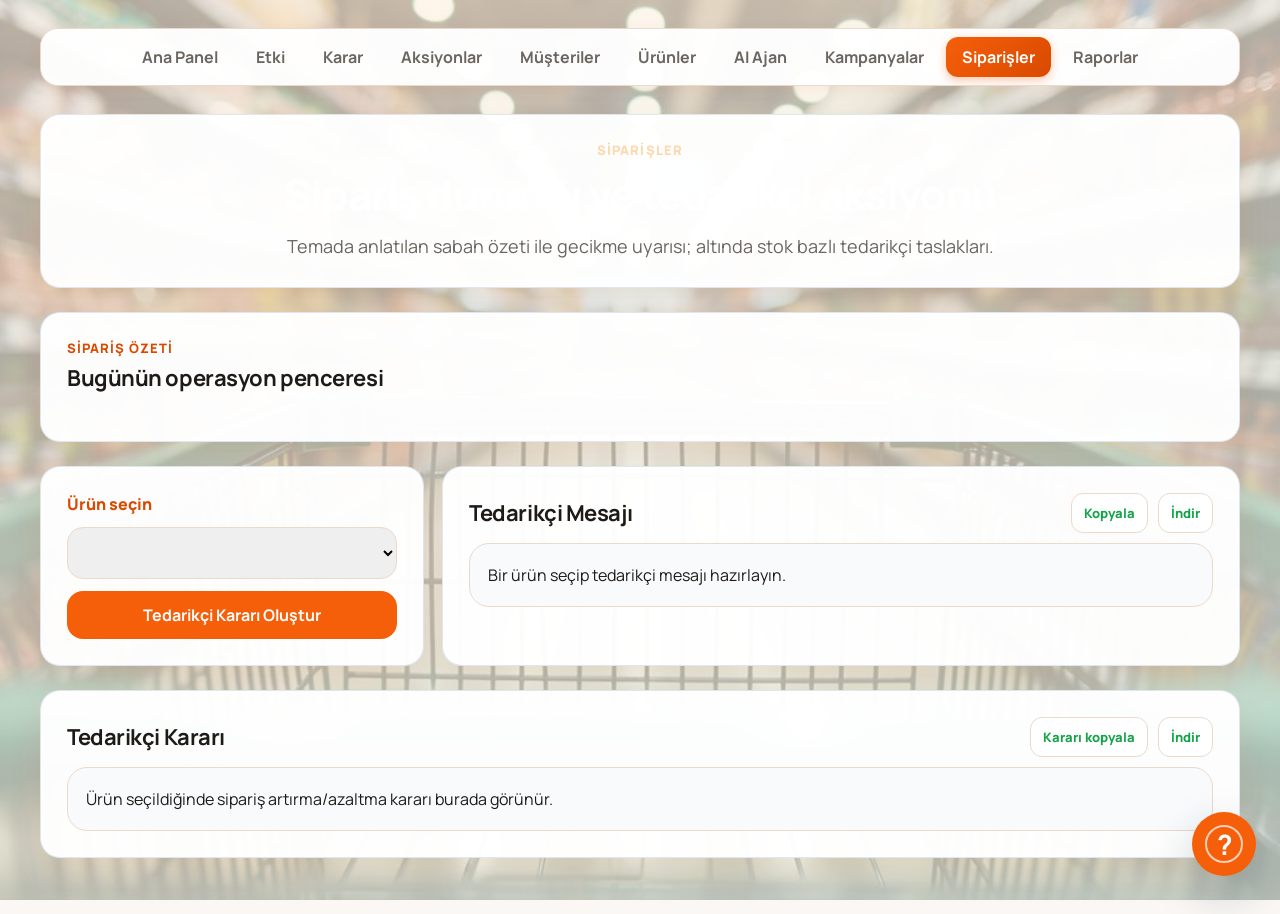
<file: frontend/orders.html>
<!doctype html>
<html lang="tr">
  <head>
    <meta charset="UTF-8" />
    <meta name="viewport" content="width=device-width, initial-scale=1.0" />
    <title>FireRadar AI</title>
    <link rel="preconnect" href="https://fonts.googleapis.com" />
    <link rel="preconnect" href="https://fonts.gstatic.com" crossorigin />
    <link href="https://fonts.googleapis.com/css2?family=Manrope:wght@400;600;700;800&display=swap" rel="stylesheet" />
    <link rel="stylesheet" href="styles.css" />
  </head>
  <body>
    <main class="shell">
      <nav class="app-nav" aria-label="Sayfalar">
        <a href="index.html" class="nav-link" data-page-target="dashboard">Ana Panel</a>
        <a href="impact.html" class="nav-link" data-page-target="impact">Etki</a>
        <a href="decision.html" class="nav-link" data-page-target="decision">Karar</a>
        <a href="actions.html" class="nav-link" data-page-target="actions">Aksiyonlar</a>
        <a href="customers.html" class="nav-link" data-page-target="customers">Müşteriler</a>
        <a href="products.html" class="nav-link" data-page-target="products">Ürünler</a>
        <a href="agent.html" class="nav-link" data-page-target="agent">AI Ajan</a>
        <a href="campaigns.html" class="nav-link" data-page-target="campaigns">Kampanyalar</a>
        <a href="orders.html" class="nav-link active" data-page-target="orders">Siparişler</a>
        <a href="reports.html" class="nav-link" data-page-target="reports">Raporlar</a>
      </nav>
<section id="page-orders" class="page active" data-page="orders">
        <section class="page-hero panel">
          <div>
          <span>Siparişler</span>
          <h2>Sipariş durumu ve tedarikçi aksiyonu</h2>
          <p>Temada anlatılan sabah özeti ile gecikme uyarısı; altında stok bazlı tedarikçi taslakları.</p>
          </div>
        </section>
        <section class="panel" id="ordersOverviewHost">
          <div class="panel-header">
            <div>
              <span class="section-kicker">Sipariş özeti</span>
              <h2>Bugünün operasyon penceresi</h2>
            </div>
          </div>
          <div id="ordersPageOpsPills" class="ops-pills"></div>
          <div id="ordersPageDelayList" class="delay-watch-list"></div>
        </section>
        <section class="composer-grid">
          <article class="panel composer-card">
            <label for="supplierProductSelect">Ürün seçin</label>
            <select id="supplierProductSelect"></select>
            <button id="supplierPageBtn">Tedarikçi Kararı Oluştur</button>
          </article>
          <article class="panel">
            <div class="panel-heading-row">
              <h2>Tedarikçi Mesajı</h2>
              <div class="result-toolbar inline">
                <button type="button" class="ghost-btn" data-copy-from="#supplierPageOutput">Kopyala</button>
                <button
                  type="button"
                  class="ghost-btn"
                  data-download-from="#supplierPageOutput"
                  data-download-name="fireradar-tedarikci-mesaji.txt"
                >
                  İndir
                </button>
              </div>
            </div>
            <div id="supplierPageOutput" class="ai-box">Bir ürün seçip tedarikçi mesajı hazırlayın.</div>
          </article>
        </section>
        <section class="panel">
          <div class="panel-heading-row">
            <h2>Tedarikçi Kararı</h2>
            <div class="result-toolbar inline">
              <button type="button" class="ghost-btn" data-copy-from="#supplierDecisionOutput">Kararı kopyala</button>
              <button
                type="button"
                class="ghost-btn"
                data-download-from="#supplierDecisionOutput"
                data-download-name="fireradar-tedarikci-karari.txt"
              >
                İndir
              </button>
            </div>
          </div>
          <div id="supplierDecisionOutput" class="ai-box">Ürün seçildiğinde sipariş artırma/azaltma kararı burada görünür.</div>
        </section>
      </section>

      </main>

    <button id="chatToggle" class="chat-toggle" aria-label="FireRadar'a soru sor">
      <span>?</span>
    </button>

    <aside id="chatWidget" class="chat-widget" aria-label="FireRadar sohbet penceresi">
      <div class="chat-header">
        <div>
          <strong>FireRadar'a Sor</strong>
          <span>Bugün ne yapacağınızı sorun</span>
        </div>
        <div class="chat-header-actions">
          <button id="chatFullscreenBtn" type="button" aria-label="Sohbeti büyüt">⤢</button>
          <button id="chatCloseBtn" type="button" aria-label="Sohbeti kapat">×</button>
        </div>
      </div>
      <div id="chatLog" class="chat-log">
        <div class="bot">Merhaba, bugün hangi ürüne ne yapmanız gerektiğini sorabilirsiniz.</div>
      </div>
      <form id="chatForm" class="chat-form">
        <input
          id="questionInput"
          type="text"
          placeholder="Örn: Önce hangi ürüne bakayım?"
          autocomplete="off"
        />
        <button type="submit">Sor</button>
      </form>
    </aside>

    <script src="config.js"></script>
    <script src="app.js"></script>
  </body>
</html>
</file>
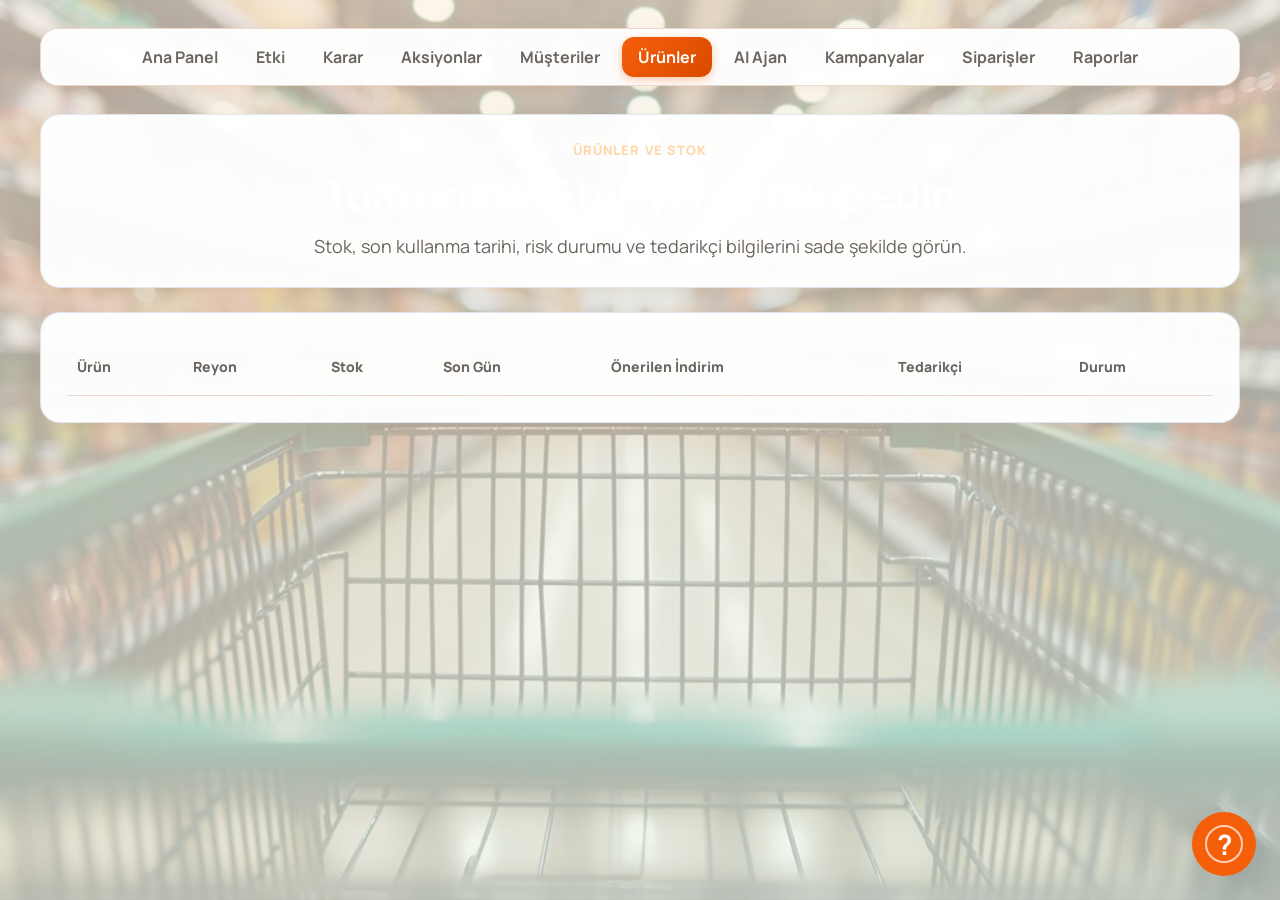
<file: frontend/products.html>
<!doctype html>
<html lang="tr">
  <head>
    <meta charset="UTF-8" />
    <meta name="viewport" content="width=device-width, initial-scale=1.0" />
    <title>FireRadar AI</title>
    <link rel="preconnect" href="https://fonts.googleapis.com" />
    <link rel="preconnect" href="https://fonts.gstatic.com" crossorigin />
    <link href="https://fonts.googleapis.com/css2?family=Manrope:wght@400;600;700;800&display=swap" rel="stylesheet" />
    <link rel="stylesheet" href="styles.css" />
  </head>
  <body>
    <main class="shell">
      <nav class="app-nav" aria-label="Sayfalar">
        <a href="index.html" class="nav-link" data-page-target="dashboard">Ana Panel</a>
        <a href="impact.html" class="nav-link" data-page-target="impact">Etki</a>
        <a href="decision.html" class="nav-link" data-page-target="decision">Karar</a>
        <a href="actions.html" class="nav-link" data-page-target="actions">Aksiyonlar</a>
        <a href="customers.html" class="nav-link" data-page-target="customers">Müşteriler</a>
        <a href="products.html" class="nav-link active" data-page-target="products">Ürünler</a>
        <a href="agent.html" class="nav-link" data-page-target="agent">AI Ajan</a>
        <a href="campaigns.html" class="nav-link" data-page-target="campaigns">Kampanyalar</a>
        <a href="orders.html" class="nav-link" data-page-target="orders">Siparişler</a>
        <a href="reports.html" class="nav-link" data-page-target="reports">Raporlar</a>
      </nav>
<section id="page-products" class="page active" data-page="products">
        <section class="page-hero panel">
          <div>
          <span>Ürünler ve Stok</span>
          <h2>Tüm ürünleri tek yerde takip edin</h2>
          <p>Stok, son kullanma tarihi, risk durumu ve tedarikçi bilgilerini sade şekilde görün.</p>
          </div>
        </section>
        <section class="panel">
          <div id="productCards" class="product-card-grid"></div>
          <div class="table-wrap">
            <table>
              <thead>
                <tr>
                  <th>Ürün</th>
                  <th>Reyon</th>
                  <th>Stok</th>
                  <th>Son Gün</th>
                  <th>Önerilen İndirim</th>
                  <th>Tedarikçi</th>
                  <th>Durum</th>
                </tr>
              </thead>
              <tbody id="inventoryTable"></tbody>
            </table>
          </div>
        </section>
      </section>

      </main>

    <button id="chatToggle" class="chat-toggle" aria-label="FireRadar'a soru sor">
      <span>?</span>
    </button>

    <aside id="chatWidget" class="chat-widget" aria-label="FireRadar sohbet penceresi">
      <div class="chat-header">
        <div>
          <strong>FireRadar'a Sor</strong>
          <span>Bugün ne yapacağınızı sorun</span>
        </div>
        <div class="chat-header-actions">
          <button id="chatFullscreenBtn" type="button" aria-label="Sohbeti büyüt">⤢</button>
          <button id="chatCloseBtn" type="button" aria-label="Sohbeti kapat">×</button>
        </div>
      </div>
      <div id="chatLog" class="chat-log">
        <div class="bot">Merhaba, bugün hangi ürüne ne yapmanız gerektiğini sorabilirsiniz.</div>
      </div>
      <form id="chatForm" class="chat-form">
        <input
          id="questionInput"
          type="text"
          placeholder="Örn: Önce hangi ürüne bakayım?"
          autocomplete="off"
        />
        <button type="submit">Sor</button>
      </form>
    </aside>

    <script src="config.js"></script>
    <script src="app.js"></script>
  </body>
</html>
</file>
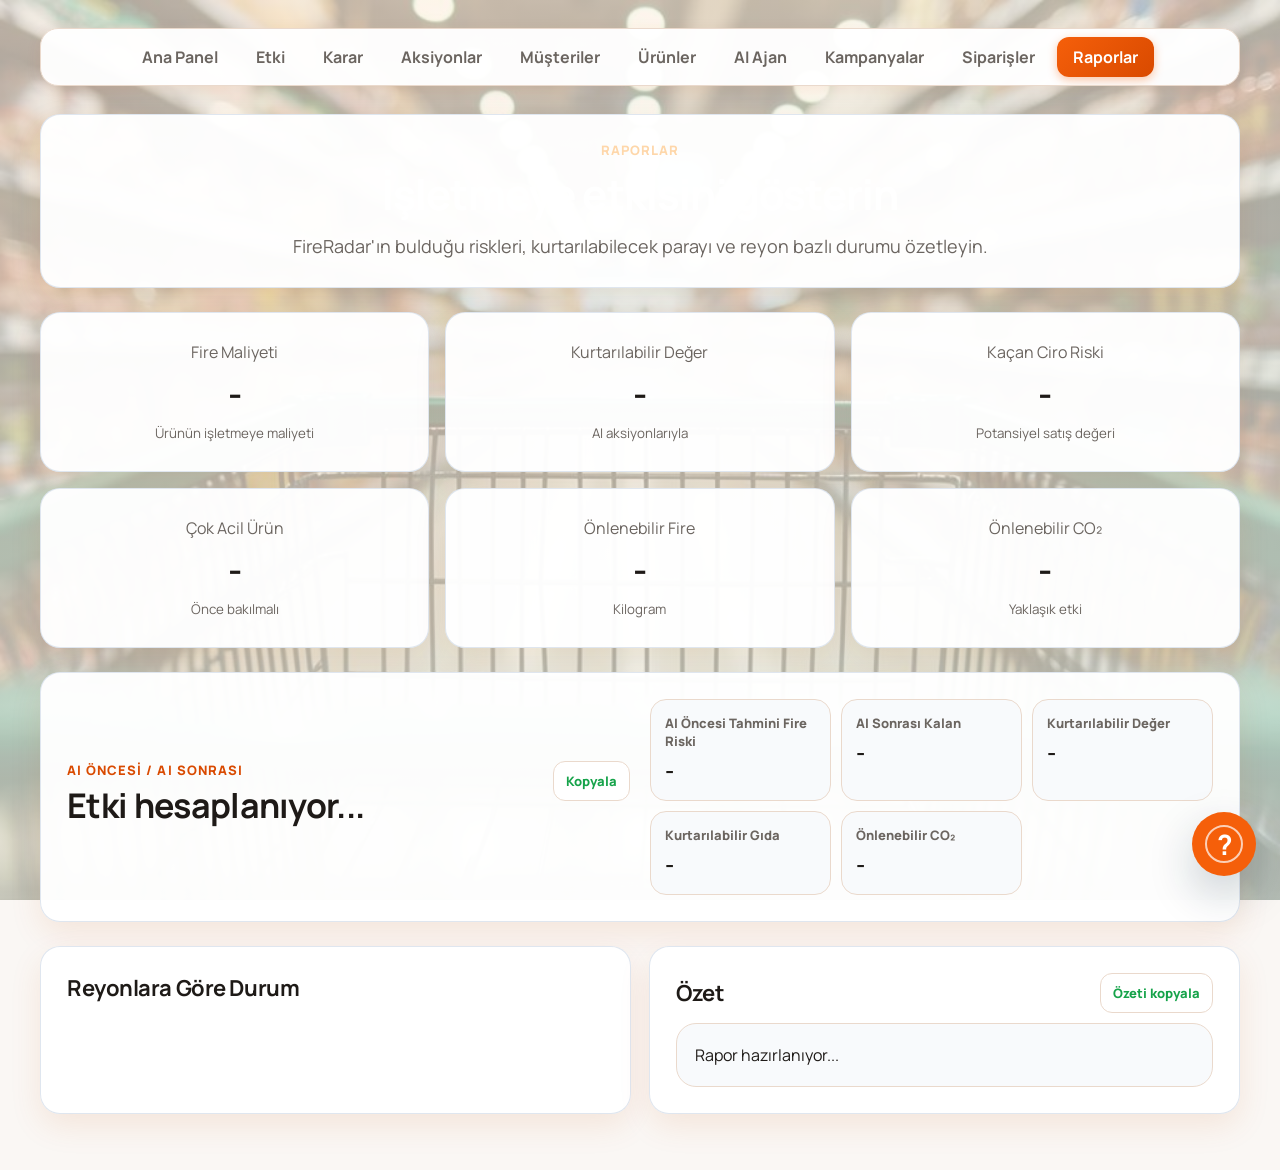
<file: frontend/reports.html>
<!doctype html>
<html lang="tr">
  <head>
    <meta charset="UTF-8" />
    <meta name="viewport" content="width=device-width, initial-scale=1.0" />
    <title>FireRadar AI</title>
    <link rel="preconnect" href="https://fonts.googleapis.com" />
    <link rel="preconnect" href="https://fonts.gstatic.com" crossorigin />
    <link href="https://fonts.googleapis.com/css2?family=Manrope:wght@400;600;700;800&display=swap" rel="stylesheet" />
    <link rel="stylesheet" href="styles.css" />
  </head>
  <body>
    <main class="shell">
      <nav class="app-nav" aria-label="Sayfalar">
        <a href="index.html" class="nav-link" data-page-target="dashboard">Ana Panel</a>
        <a href="impact.html" class="nav-link" data-page-target="impact">Etki</a>
        <a href="decision.html" class="nav-link" data-page-target="decision">Karar</a>
        <a href="actions.html" class="nav-link" data-page-target="actions">Aksiyonlar</a>
        <a href="customers.html" class="nav-link" data-page-target="customers">Müşteriler</a>
        <a href="products.html" class="nav-link" data-page-target="products">Ürünler</a>
        <a href="agent.html" class="nav-link" data-page-target="agent">AI Ajan</a>
        <a href="campaigns.html" class="nav-link" data-page-target="campaigns">Kampanyalar</a>
        <a href="orders.html" class="nav-link" data-page-target="orders">Siparişler</a>
        <a href="reports.html" class="nav-link active" data-page-target="reports">Raporlar</a>
      </nav>
<section id="page-reports" class="page active" data-page="reports">
        <section class="page-hero panel">
          <div>
          <span>Raporlar</span>
          <h2>İşletmeye etkisini gösterin</h2>
          <p>FireRadar'ın bulduğu riskleri, kurtarılabilecek parayı ve reyon bazlı durumu özetleyin.</p>
          </div>
        </section>
        <section class="cards report-cards">
          <article class="card">
            <span>Fire Maliyeti</span>
            <strong id="reportRisk">-</strong>
            <small>Ürünün işletmeye maliyeti</small>
          </article>
          <article class="card">
            <span>Kurtarılabilir Değer</span>
            <strong id="reportSaved">-</strong>
            <small>AI aksiyonlarıyla</small>
          </article>
          <article class="card">
            <span>Kaçan Ciro Riski</span>
            <strong id="reportRevenueRisk">-</strong>
            <small>Potansiyel satış değeri</small>
          </article>
          <article class="card">
            <span>Çok Acil Ürün</span>
            <strong id="reportCritical">-</strong>
            <small>Önce bakılmalı</small>
          </article>
          <article class="card">
            <span>Önlenebilir Fire</span>
            <strong id="reportWasteKg">-</strong>
            <small>Kilogram</small>
          </article>
          <article class="card">
            <span>Önlenebilir CO₂</span>
            <strong id="reportCo2">-</strong>
            <small>Yaklaşık etki</small>
          </article>
        </section>
        <section class="before-after panel">
          <div class="impact-header-row">
            <div>
            <span class="section-kicker">AI Öncesi / AI Sonrası</span>
            <h2 id="impactSentenceReport">Etki hesaplanıyor...</h2>
            </div>
            <button type="button" class="ghost-btn light" data-copy-from="#impactSentenceReport">Kopyala</button>
          </div>
          <div class="before-after-grid">
            <div>
              <span>AI Öncesi Tahmini Fire Riski</span>
              <strong id="beforeLossReport">-</strong>
            </div>
            <div>
              <span>AI Sonrası Kalan</span>
              <strong id="afterLossReport">-</strong>
            </div>
            <div>
              <span>Kurtarılabilir Değer</span>
              <strong id="impactPreventableReport">-</strong>
            </div>
            <div>
              <span>Kurtarılabilir Gıda</span>
              <strong id="impactFoodReport">-</strong>
            </div>
            <div>
              <span>Önlenebilir CO₂</span>
              <strong id="impactCo2Report">-</strong>
            </div>
          </div>
        </section>
        <section class="insight-grid">
          <article class="panel">
            <h2>Reyonlara Göre Durum</h2>
            <div id="categoryBarsReport" class="bars"></div>
          </article>
          <article class="panel">
            <div class="panel-heading-row">
              <h2>Özet</h2>
              <button type="button" class="ghost-btn" data-copy-from="#reportSummary">Özeti kopyala</button>
            </div>
            <div id="reportSummary" class="ai-box">Rapor hazırlanıyor...</div>
          </article>
        </section>
      </section>

    </main>

    <button id="chatToggle" class="chat-toggle" aria-label="FireRadar'a soru sor">
      <span>?</span>
    </button>

    <aside id="chatWidget" class="chat-widget" aria-label="FireRadar sohbet penceresi">
      <div class="chat-header">
        <div>
          <strong>FireRadar'a Sor</strong>
          <span>Bugün ne yapacağınızı sorun</span>
        </div>
        <div class="chat-header-actions">
          <button id="chatFullscreenBtn" type="button" aria-label="Sohbeti büyüt">⤢</button>
          <button id="chatCloseBtn" type="button" aria-label="Sohbeti kapat">×</button>
        </div>
      </div>
      <div id="chatLog" class="chat-log">
        <div class="bot">Merhaba, bugün hangi ürüne ne yapmanız gerektiğini sorabilirsiniz.</div>
      </div>
      <form id="chatForm" class="chat-form">
        <input
          id="questionInput"
          type="text"
          placeholder="Örn: Önce hangi ürüne bakayım?"
          autocomplete="off"
        />
        <button type="submit">Sor</button>
      </form>
    </aside>

    <script src="config.js"></script>
    <script src="app.js"></script>
  </body>
</html>
</file>
<file: frontend/styles.css>
:root {
  color-scheme: light;
  --bg: #faf7f4;
  --panel: #ffffff;
  --ink: #1e1a17;
  --muted: #6b6560;
  --brand: #f55f0a;
  --brand-dark: #d94a00;
  --brand-light: #fff0e6;
  --navy: #16a34a;
  --navy-2: #15803d;
  --green: #22c55e;
  --green-dark: #16a34a;
  --red: #ef4444;
  --line: #ead9cc;
  --soft: #fff0e6;
  --shadow: 0 12px 32px rgba(200, 80, 10, 0.10);
}

* {
  box-sizing: border-box;
}

body {
  margin: 0;
  background: var(--bg);
  color: var(--ink);
  font-family: Manrope, Inter, ui-sans-serif, system-ui, -apple-system, BlinkMacSystemFont, "Segoe UI", sans-serif;
  font-size: 16px;
}

body::before {
  background:
    linear-gradient(160deg, rgba(255, 240, 225, 0.70) 0%, rgba(240, 253, 244, 0.70) 100%),
    url("market-bg.jpg") center/cover no-repeat;
  content: "";
  inset: 0;
  pointer-events: none;
  position: fixed;
  z-index: -1;
}

button,
input,
select {
  font: inherit;
}

button {
  border: 0;
  border-radius: 16px;
  background: var(--brand);
  color: #fff;
  cursor: pointer;
  font-weight: 700;
  min-height: 48px;
  padding: 13px 18px;
  transition: 0.2s ease;
}

button:hover {
  background: var(--brand-dark);
  transform: translateY(-1px);
}

button:disabled {
  cursor: not-allowed;
  opacity: 0.65;
  transform: none;
}

.secondary {
  background: #64748b;
}

.secondary:hover {
  background: #475569;
}

.soft-button {
  background: #64748b;
}

.soft-button:hover {
  background: #475569;
}

.demo-guide {
  align-items: center;
  background: rgba(31, 58, 46, 0.96);
  border: 1px solid rgba(187, 247, 208, 0.28);
  border-radius: 22px;
  bottom: 22px;
  box-shadow: 0 18px 48px rgba(15, 23, 42, 0.22);
  color: #fff;
  display: none;
  gap: 18px;
  justify-content: space-between;
  left: 50%;
  max-width: 760px;
  padding: 18px 20px;
  position: fixed;
  transform: translateX(-50%);
  width: calc(100% - 40px);
  z-index: 80;
}

.demo-guide.open {
  display: flex;
}

.demo-guide span {
  color: #bbf7d0;
  display: block;
  font-size: 12px;
  font-weight: 900;
  letter-spacing: 0.12em;
  margin-bottom: 4px;
  text-transform: uppercase;
}

.demo-guide strong {
  display: block;
  font-size: 20px;
  margin-bottom: 4px;
}

.demo-guide p {
  color: rgba(255, 255, 255, 0.78);
  margin: 0;
}

.demo-guide button {
  background: rgba(255, 255, 255, 0.12);
  min-height: 40px;
}

.demo-guide-actions {
  display: flex;
  flex-wrap: nowrap;
  gap: 8px;
  align-items: center;
  justify-content: flex-end;
}

.demo-guide-actions button {
  flex: 0 0 auto;
  border: 1px solid rgba(255, 255, 255, 0.2);
  border-radius: 12px;
  min-height: 38px;
  white-space: nowrap;
  min-width: 74px;
  padding: 8px 12px;
}

#demoPlayPauseBtn {
  width: 98px;
}

.demo-highlight {
  animation: demoPulse 1.2s ease-in-out infinite alternate;
  outline: 4px solid rgba(34, 160, 107, 0.72);
  outline-offset: 5px;
  position: relative;
  z-index: 2;
}

@keyframes demoPulse {
  from {
    box-shadow: var(--shadow);
  }

  to {
    box-shadow: 0 0 0 10px rgba(34, 160, 107, 0.14), var(--shadow);
  }
}

.settings-bar {
  margin-bottom: 0;
  padding: 16px 20px;
}

.settings-bar-row {
  align-items: center;
  display: flex;
  flex-wrap: wrap;
  gap: 12px;
  margin-bottom: 8px;
}

.settings-bar-row label {
  color: var(--muted);
  font-size: 14px;
  font-weight: 800;
}

.settings-bar-row input[type="url"] {
  border: 1px solid var(--line);
  border-radius: 12px;
  flex: 1 1 220px;
  font: inherit;
  min-height: 44px;
  min-width: min(100%, 220px);
  padding: 0 12px;
}

.settings-hint {
  color: var(--muted);
  font-size: 13px;
  margin: 0;
}

.settings-hint code {
  background: #f8fafc;
  border-radius: 6px;
  font-size: 12px;
  padding: 2px 6px;
}

.product-tagline {
  color: #fde68a;
  font-size: 15px;
  font-weight: 800;
  line-height: 1.4;
  margin: 0 0 10px;
  max-width: 720px;
}

.simple-mode-hint {
  align-items: center;
  background: rgba(255, 255, 255, 0.16);
  border: 1px solid rgba(255, 255, 255, 0.4);
  border-radius: 999px;
  color: #fef3c7;
  display: none;
  font-size: 12px;
  font-weight: 800;
  letter-spacing: 0.02em;
  margin: 0 0 12px;
  padding: 7px 12px;
}

.decision-chain-panel .decision-chain-note {
  color: var(--muted);
  line-height: 1.55;
  margin-bottom: 14px;
}

.decision-chain {
  display: grid;
  gap: 10px;
  grid-template-columns: repeat(auto-fill, minmax(200px, 1fr));
  list-style: none;
  margin: 0;
  padding: 0;
}

.decision-chain li {
  align-items: flex-start;
  background: #f8fafc;
  border: 1px solid var(--line);
  border-radius: 14px;
  display: flex;
  gap: 10px;
  font-size: 14px;
  font-weight: 700;
  line-height: 1.35;
  padding: 12px;
}

.decision-chain li span {
  align-items: center;
  background: var(--green);
  border-radius: 10px;
  color: #fff;
  display: inline-flex;
  flex-shrink: 0;
  font-size: 13px;
  font-weight: 900;
  height: 28px;
  justify-content: center;
  width: 28px;
}

.panel-heading-row {
  align-items: center;
  display: flex;
  flex-wrap: wrap;
  gap: 12px;
  justify-content: space-between;
  margin-bottom: 10px;
}

.panel-heading-row h2 {
  margin-bottom: 0;
}

.impact-header-row {
  align-items: flex-start;
  display: flex;
  flex-wrap: wrap;
  gap: 14px;
  justify-content: space-between;
}

.result-toolbar {
  display: flex;
  flex-wrap: wrap;
  gap: 10px;
  margin: 10px 0 6px;
}

.result-toolbar.inline {
  margin: 0;
}

.ghost-btn {
  background: #fff;
  border: 1px solid var(--line);
  border-radius: 12px;
  color: var(--navy);
  cursor: pointer;
  font-family: inherit;
  font-size: 13px;
  font-weight: 800;
  min-height: 40px;
  padding: 8px 12px;
  transition: 0.2s ease;
}

.ghost-btn:hover {
  background: var(--soft);
  transform: translateY(-1px);
}

.primary-task-panel .panel-header {
  align-items: flex-start;
  gap: 12px;
  justify-content: space-between;
}

.shell {
  display: flex;
  flex-direction: column;
  gap: 28px;
  margin: 0 auto;
  max-width: 1240px;
  padding: 28px 20px 56px;
}

.hero {
  align-items: center;
  background:
    linear-gradient(135deg, rgba(140, 40, 0, 0.82) 0%, rgba(20, 80, 42, 0.80) 100%),
    url("market-bg.jpg") center/cover;
  border-radius: 28px;
  box-shadow: 0 16px 48px rgba(200, 70, 10, 0.22);
  color: #fff;
  display: flex;
  gap: 24px;
  justify-content: space-between;
  padding: 34px;
  margin-bottom: 0;
}

.hero-actions {
  display: flex;
  flex-wrap: wrap;
  gap: 10px;
  justify-content: flex-end;
}

.hero-actions .ghost-btn {
  background: rgba(255, 255, 255, 0.92);
  border-color: rgba(255, 255, 255, 0.7);
  color: #0f172a;
}

.app-nav {
  background: rgba(255, 255, 255, 0.96);
  border: 1px solid var(--line);
  border-radius: 18px;
  box-shadow: 0 4px 16px rgba(200, 70, 10, 0.08);
  display: flex;
  justify-content: center;
  flex-wrap: wrap;
  gap: 6px;
  margin-bottom: 0;
  overflow-x: auto;
  padding: 8px;
  position: sticky;
  top: 8px;
  z-index: 10;
}

body.simple-mode .ops-analytics-grid,
body.simple-mode .decision-chain-panel,
body.simple-mode .cards,
body.simple-mode .evidence-panel-wrap {
  display: none;
}

body.simple-mode .grid {
  grid-template-columns: 1fr;
}

body.simple-mode .shell {
  max-width: 980px;
}

body.simple-mode .hero {
  box-shadow: 0 12px 32px rgba(15, 23, 42, 0.18);
}

body.simple-mode .panel .helper-text {
  color: #52525b;
}

.nav-link {
  background: transparent;
  border-radius: 12px;
  color: var(--muted);
  font-weight: 700;
  min-height: 40px;
  padding: 8px 16px;
  text-decoration: none;
  display: inline-flex;
  align-items: center;
  white-space: nowrap;
  transition: 0.18s ease;
}

.nav-link:hover {
  background: var(--soft);
  color: var(--brand-dark);
}

.nav-link.active {
  background: linear-gradient(135deg, var(--brand) 0%, var(--brand-dark) 100%);
  color: #fff;
  box-shadow: 0 3px 10px rgba(245, 95, 10, 0.35);
}

.page {
  display: none;
}

.page.active {
  display: flex;
  flex-direction: column;
  gap: 24px;
}

.page-hero {
  background:
    linear-gradient(135deg, rgba(140, 40, 0, 0.80) 0%, rgba(20, 80, 42, 0.76) 100%),
    url("market-bg.jpg") center/cover;
  color: #fff;
  margin-bottom: 0;
  padding: 36px 32px;
  border-radius: 24px;
  text-align: center;
}

.page-hero span {
  color: #fed7aa;
  display: block;
  font-size: 13px;
  font-weight: 900;
  letter-spacing: 0.08em;
  margin-bottom: 6px;
  text-transform: uppercase;
}

.page-hero h2 {
  font-size: clamp(28px, 4vw, 42px);
  margin-bottom: 10px;
}

.page-hero p {
  color: rgba(255, 255, 255, 0.82);
  font-size: 18px;
  line-height: 1.55;
  max-width: 760px;
  margin: 0 auto;
}

.eyebrow {
  color: #bbf7d0;
  font-size: 13px;
  font-weight: 800;
  letter-spacing: 0.12em;
  margin: 0 0 8px;
  text-transform: uppercase;
}

h1,
h2,
p {
  margin-top: 0;
}

h1 {
  font-size: clamp(34px, 5vw, 58px);
  letter-spacing: -0.04em;
  line-height: 1;
  margin-bottom: 14px;
}

h2 {
  font-size: 22px;
  letter-spacing: -0.02em;
  margin-bottom: 8px;
}

h3 {
  font-size: 16px;
  margin: 0 0 12px;
}

.subtitle {
  color: rgba(255, 255, 255, 0.82);
  font-size: 18px;
  line-height: 1.55;
  max-width: 680px;
}

.headline-panel {
  align-items: flex-start;
  background: #fff;
  border: 1px solid var(--line);
  border-left: 8px solid var(--brand);
  border-radius: 24px;
  box-shadow: var(--shadow);
  color: var(--ink);
  display: flex;
  flex-wrap: wrap;
  gap: 14px;
  justify-content: space-between;
  margin-bottom: 0;
  padding: 20px 24px;
}

.headline-panel > div:first-child {
  flex: 1 1 280px;
}

.before-after {
  align-items: center;
  display: grid;
  gap: 20px;
  grid-template-columns: minmax(0, 1fr) minmax(420px, 1fr);
  margin-bottom: 0;
}

.before-after h2 {
  font-size: clamp(22px, 3vw, 34px);
  line-height: 1.18;
}

.before-after-grid {
  display: grid;
  gap: 10px;
  grid-template-columns: repeat(3, minmax(0, 1fr));
}

.before-after-grid div {
  background: #f8fafc;
  border: 1px solid var(--line);
  border-radius: 16px;
  padding: 14px;
}

.before-after-grid span {
  color: var(--muted);
  display: block;
  font-size: 13px;
  font-weight: 800;
  margin-bottom: 6px;
}

.before-after-grid strong {
  display: block;
  font-size: 22px;
}

.headline-panel span {
  color: var(--brand-dark);
  display: block;
  font-size: 12px;
  font-weight: 800;
  letter-spacing: 0.12em;
  margin-bottom: 6px;
  text-transform: uppercase;
}

.headline-panel strong {
  display: block;
  font-size: clamp(20px, 3vw, 30px);
  line-height: 1.35;
}

.cards {
  display: grid;
  gap: 16px;
  grid-template-columns: repeat(auto-fit, minmax(220px, 1fr));
  margin-bottom: 0;
}

.card,
.panel {
  background: rgba(255, 255, 255, 0.96);
  border: 1px solid rgba(223, 230, 239, 0.98);
  border-radius: 20px;
  box-shadow: var(--shadow);
}

.card {
  padding: 28px 24px;
  text-align: center;
}

.card span,
.card small,
.panel p {
  color: var(--muted);
}

.card strong {
  display: block;
  font-size: clamp(24px, 4vw, 34px);
  margin: 8px auto 4px;
}

.featured-card {
  background: linear-gradient(135deg, var(--green-dark), var(--green));
  color: #fff;
  transform: none;
}

.featured-card span,
.featured-card small {
  color: rgba(255, 255, 255, 0.78);
}

.featured-card strong {
  color: #fff;
  font-size: clamp(30px, 5vw, 42px);
}

.today-focus {
  display: grid;
  gap: 18px;
  grid-template-columns: minmax(0, 1.35fr) minmax(300px, 0.65fr);
  margin-bottom: 0;
}

.primary-task-panel {
  border-left: 8px solid var(--brand);
  background: linear-gradient(to right, var(--brand-light) 0%, #fff 40%);
}

.impact-panel {
  background: linear-gradient(135deg, var(--green-dark), var(--green));
  color: #fff;
  text-align: center;
}

.impact-panel .section-kicker,
.impact-panel p {
  color: rgba(255, 255, 255, 0.78);
}

.impact-panel strong {
  display: block;
  font-size: clamp(36px, 6vw, 54px);
  letter-spacing: -0.05em;
  line-height: 1;
  margin: 14px 0;
}

.impact-mini-grid {
  display: grid;
  gap: 10px;
  grid-template-columns: 1fr 1fr;
  margin-top: 18px;
}

.impact-mini-grid div {
  background: rgba(255, 255, 255, 0.14);
  border: 1px solid rgba(255, 255, 255, 0.18);
  border-radius: 16px;
  padding: 12px;
}

.impact-mini-grid span,
.impact-mini-grid b {
  display: block;
}

.impact-mini-grid span {
  color: rgba(255, 255, 255, 0.72);
  font-size: 13px;
}

.impact-mini-grid b {
  color: #fff;
  font-size: 22px;
  margin-top: 4px;
}

.section-kicker {
  color: var(--brand-dark);
  display: block;
  font-size: 13px;
  font-weight: 900;
  letter-spacing: 0.08em;
  margin-bottom: 6px;
  text-transform: uppercase;
}

.grid {
  display: grid;
  gap: 18px;
  grid-template-columns: minmax(0, 1.6fr) minmax(320px, 0.8fr);
}

.panel {
  padding: 26px;
}

.panel-header {
  align-items: flex-start;
  display: flex;
  gap: 12px;
  justify-content: space-between;
}

.table-wrap {
  overflow-x: auto;
}

table {
  border-collapse: collapse;
  min-width: 640px;
  width: 100%;
}

th,
td {
  border-bottom: 1px solid var(--line);
  padding: 18px 10px;
  text-align: left;
  line-height: 1.45;
}

th {
  color: var(--muted);
  font-size: 14px;
  font-weight: 800;
}

tr {
  cursor: pointer;
}

tbody tr:hover,
tbody tr.selected {
  background: var(--soft);
}

tbody tr.selected {
  outline: 2px solid #fdba74;
  outline-offset: -2px;
}

.badge {
  border-radius: 999px;
  color: #fff;
  display: inline-block;
  font-size: 13px;
  font-weight: 800;
  padding: 5px 8px;
}

.ai-choice-badge {
  background: #dcfce7;
  border: 1px solid #86efac;
  border-radius: 999px;
  color: var(--green-dark);
  display: inline-block;
  font-size: 12px;
  font-weight: 900;
  margin-top: 6px;
  padding: 4px 8px;
}

.action-choice-note {
  background: #f0fdf4;
  border: 1px solid #bbf7d0;
  border-radius: 14px;
  color: var(--green-dark) !important;
  font-weight: 800;
  margin: 8px 0 14px;
  padding: 12px 14px;
}

.critical {
  background: var(--red);
}

.high {
  background: var(--brand);
}

.medium {
  background: #3b82f6;
}

.low {
  background: var(--green);
}

.selected-product {
  background: #f7fff9;
  border: 1px solid #bdebd0;
  border-radius: 22px;
  display: grid;
  gap: 14px;
  grid-template-columns: minmax(0, 1.2fr) minmax(240px, 0.8fr);
  margin: 14px 0 18px;
  padding: 18px;
}

.selected-product span {
  color: var(--green-dark);
  display: block;
  font-size: 13px;
  font-weight: 900;
  letter-spacing: 0.08em;
  margin-bottom: 4px;
  text-transform: uppercase;
}

.selected-product strong {
  display: block;
  font-size: 24px;
  margin-bottom: 6px;
}

.selected-product p {
  line-height: 1.5;
  margin: 0;
}

.next-step {
  background: #fff;
  border: 1px solid var(--line);
  border-radius: 18px;
  padding: 14px;
}

.next-step b {
  color: var(--green-dark);
}

.ai-box,
.result-box,
.chat-log {
  background: #f8fafc;
  border: 1px solid var(--line);
  border-radius: 20px;
  font-size: 16px;
  line-height: 1.65;
  padding: 18px;
  white-space: pre-wrap;
}

.result-box p {
  margin: 4px 0;
}

.result-box ul {
  margin: 6px 0 8px;
  padding-left: 18px;
}

.actions {
  display: grid;
  gap: 10px;
  margin: 16px 0;
}

.simulator {
  background: #fff9ed;
  border: 1px solid #fde3b1;
  border-radius: 22px;
  display: grid;
  gap: 10px;
  margin: 16px 0;
  padding: 16px;
}

.simulator label {
  color: #9a3412;
  font-size: 13px;
  font-weight: 800;
}

.helper-text {
  line-height: 1.5;
  margin-bottom: 4px;
}

.simulator input[type="range"] {
  accent-color: var(--brand);
  width: 100%;
}

.simulator select {
  border: 1px solid #fed7aa;
  border-radius: 12px;
  padding: 11px 12px;
}

.insight-grid {
  display: grid;
  gap: 18px;
  grid-template-columns: minmax(0, 1fr) minmax(0, 1fr);
  margin-top: 0;
}

.composer-grid {
  display: grid;
  gap: 18px;
  grid-template-columns: minmax(280px, 0.65fr) minmax(0, 1.35fr);
}

.composer-card {
  align-content: start;
  display: grid;
  gap: 12px;
}

.composer-card label {
  color: var(--brand-dark);
  font-weight: 900;
}

.composer-card select {
  border: 1px solid var(--line);
  border-radius: 16px;
  padding: 13px 14px;
}

.report-cards {
  grid-template-columns: repeat(3, minmax(0, 1fr));
}

.timeline,
.agent-steps,
.task-list {
  display: grid;
  gap: 12px;
}

.timeline-item,
.agent-step,
.task-item {
  align-items: flex-start;
  display: grid;
  gap: 12px;
  grid-template-columns: 34px 1fr;
}

.timeline-item > span,
.agent-step > span,
.task-item > span {
  align-items: center;
  background: #ffedd5;
  border-radius: 50%;
  color: var(--brand-dark);
  display: flex;
  font-weight: 900;
  height: 34px;
  justify-content: center;
  width: 34px;
}

.timeline-item p,
.agent-step p,
.task-item p {
  margin-bottom: 5px;
}

.timeline-item small,
.task-item small,
.bar-row small {
  color: var(--muted);
}

.task-item {
  align-items: center;
  border: 1px solid var(--line);
  border-radius: 16px;
  cursor: pointer;
  grid-template-columns: 34px 1fr auto;
  padding: 14px;
}

.task-item:hover {
  background: #fff8ec;
}

.task-item.done {
  background: #f0fdf4;
  border-color: #bbf7d0;
  opacity: 0.86;
}

.task-item.done p,
.task-item.done strong,
.task-item.done small {
  text-decoration: line-through;
}

.task-done-btn {
  background: #e7f7ee;
  color: var(--green-dark);
  min-height: 38px;
  padding: 8px 12px;
  white-space: nowrap;
}

.task-done-btn:hover {
  background: #d5f0e0;
}

.product-card-grid {
  display: grid;
  gap: 14px;
  grid-template-columns: repeat(4, minmax(0, 1fr));
  margin-bottom: 0;
}

.product-card {
  background: #fff;
  border: 1px solid var(--line);
  border-radius: 18px;
  cursor: pointer;
  padding: 16px;
  transition: 0.18s ease;
}

.product-card:hover {
  box-shadow: var(--shadow);
  transform: translateY(-2px);
}

.product-card-top {
  align-items: center;
  display: flex;
  justify-content: space-between;
  margin-bottom: 12px;
}

.product-card-top small,
.product-card p {
  color: var(--muted);
}

.product-card strong {
  display: block;
  font-size: 18px;
  line-height: 1.25;
  margin-bottom: 8px;
}

.product-card-metrics {
  display: grid;
  gap: 8px;
  margin-top: 12px;
}

.product-card-metrics span {
  background: #f8fafc;
  border-radius: 12px;
  color: var(--ink);
  font-size: 13px;
  font-weight: 800;
  padding: 8px 10px;
}

.agent-detail-grid {
  display: grid;
  gap: 18px;
  grid-template-columns: minmax(0, 1fr) minmax(0, 1fr);
  margin-top: 0;
}

.decision-box,
.playbook-box {
  line-height: 1.6;
}

.decision-box ul {
  margin: 12px 0;
  padding-left: 18px;
}

.confidence {
  background: #f0fdf4;
  border: 1px solid #bbf7d0;
  border-radius: 14px;
  color: var(--green-dark);
  display: inline-block;
  font-weight: 800;
  margin: 6px 0;
  padding: 9px 12px;
}

.confidence span {
  display: block;
  font-size: 13px;
  margin-top: 3px;
}

.decision-rich {
  line-height: 1.45;
  white-space: normal;
}

.decision-rich strong,
.decision-rich p,
.decision-rich ul {
  margin-top: 0;
  margin-bottom: 6px;
}

.decision-rich ul {
  padding-left: 18px;
}

.playbook-box {
  display: grid;
  gap: 10px;
}

.playbook-box div {
  background: #fff8ec;
  border: 1px solid #fde3b1;
  border-radius: 14px;
  padding: 12px;
}

.playbook-box span {
  color: var(--brand-dark);
  display: block;
  font-size: 12px;
  font-weight: 900;
  letter-spacing: 0.07em;
  text-transform: uppercase;
}

.playbook-box p {
  margin: 4px 0 0;
}

.best-action-row {
  background: #f0fdf4;
}

.customer-message-grid {
  display: grid;
  gap: 14px;
  grid-template-columns: repeat(3, minmax(0, 1fr));
}

.customer-message-card {
  background: #fff;
  border: 1px solid var(--line);
  border-radius: 18px;
  padding: 16px;
}

.customer-message-card strong,
.customer-message-card span {
  display: block;
}

.customer-message-card span {
  color: var(--green-dark);
  font-size: 13px;
  font-weight: 900;
  margin: 4px 0 10px;
}

.customer-message-body {
  background: #f8fafc;
  border-radius: 14px;
  line-height: 1.5;
  margin-top: 12px;
  padding: 12px;
}

.customer-message-actions {
  margin-top: 10px;
}

.agent-step {
  background: #f7fff9;
  border: 1px solid #bbf7d0;
  border-radius: 18px;
  padding: 12px;
}

.agent-step > span {
  background: #dcfce7;
  color: #166534;
}

.info-card {
  background: #fff9ed;
  border: 1px solid #fde3b1;
  border-radius: 20px;
  display: grid;
  gap: 6px;
  padding: 18px;
}

.info-card strong {
  color: var(--brand-dark);
}

.info-card span {
  color: var(--muted);
  line-height: 1.5;
}

.bars {
  display: grid;
  gap: 14px;
}

.bar-meta {
  align-items: center;
  display: flex;
  justify-content: space-between;
  margin-bottom: 6px;
}

.bar-track {
  background: #eef2f7;
  border-radius: 999px;
  height: 12px;
  overflow: hidden;
}

.bar-track div {
  background: linear-gradient(90deg, var(--green), var(--brand));
  border-radius: inherit;
  height: 100%;
}

.result-box:empty {
  display: none;
}

.chat-log {
  display: flex;
  flex-direction: column;
  gap: 10px;
  max-height: 360px;
  overflow: auto;
}

.bot,
.user {
  border-radius: 14px;
  max-width: 82%;
  padding: 11px 13px;
}

.bot {
  align-self: flex-start;
  background: #fff;
  border: 1px solid var(--line);
}

.user {
  align-self: flex-end;
  background: var(--brand);
  color: #fff;
}

.chat-form {
  display: flex;
  gap: 10px;
  margin-top: 14px;
}

.chat-form input {
  border: 1px solid var(--line);
  border-radius: 16px;
  flex: 1;
  padding: 12px 14px;
}

.chat-toggle {
  align-items: center;
  border-radius: 50%;
  bottom: 24px;
  box-shadow: 0 18px 45px rgba(15, 39, 66, 0.22);
  display: flex;
  height: 64px;
  justify-content: center;
  min-height: 64px;
  padding: 0;
  position: fixed;
  right: 24px;
  width: 64px;
  z-index: 30;
}

.chat-toggle span {
  align-items: center;
  border: 2px solid rgba(255, 255, 255, 0.7);
  border-radius: 50%;
  display: flex;
  font-size: 28px;
  height: 38px;
  justify-content: center;
  width: 38px;
}

.chat-toggle.hidden {
  display: none;
}

.chat-widget {
  background: #fff;
  border: 1px solid var(--line);
  border-radius: 26px;
  bottom: 24px;
  box-shadow: 0 24px 70px rgba(15, 39, 66, 0.22);
  display: none;
  flex-direction: column;
  max-height: min(680px, calc(100vh - 48px));
  overflow: hidden;
  position: fixed;
  right: 24px;
  width: min(420px, calc(100vw - 32px));
  z-index: 31;
}

.chat-widget.open {
  display: flex;
}

.chat-widget.fullscreen {
  bottom: 18px;
  left: 18px;
  max-height: none;
  right: 18px;
  top: 18px;
  width: auto;
}

.chat-widget.fullscreen .chat-log {
  max-height: none;
}

.chat-header {
  align-items: center;
  background: linear-gradient(135deg, var(--navy), var(--green));
  color: #fff;
  display: flex;
  justify-content: space-between;
  padding: 18px;
}

.chat-header strong,
.chat-header span {
  display: block;
}

.chat-header span {
  color: rgba(255, 255, 255, 0.78);
  font-size: 13px;
  margin-top: 3px;
}

.chat-header-actions {
  display: flex;
  gap: 8px;
}

.chat-header-actions button {
  align-items: center;
  background: rgba(255, 255, 255, 0.18);
  border-radius: 12px;
  color: #fff;
  display: flex;
  font-size: 20px;
  height: 38px;
  justify-content: center;
  min-height: 38px;
  padding: 0;
  width: 38px;
}

.chat-header-actions button:hover {
  background: rgba(255, 255, 255, 0.28);
}

.chat-widget .chat-log {
  border: 0;
  border-radius: 0;
  box-shadow: none;
  flex: 1;
  min-height: 260px;
}

.chat-widget .chat-form {
  border-top: 1px solid var(--line);
  margin: 0;
  padding: 14px;
}

@media (max-width: 860px) {
  .hero,
  .grid,
  .insight-grid,
  .composer-grid,
  .before-after,
  .agent-detail-grid,
  .today-focus,
  .selected-product {
    grid-template-columns: 1fr;
  }

  .hero {
    align-items: flex-start;
    flex-direction: column;
  }

  .cards {
    grid-template-columns: 1fr 1fr;
  }

  .product-card-grid {
    grid-template-columns: 1fr 1fr;
  }

  .customer-message-grid {
    grid-template-columns: 1fr;
  }
}

@media (max-width: 560px) {
  .cards {
    grid-template-columns: 1fr;
  }

  .impact-mini-grid,
  .product-card-grid,
  .before-after-grid {
    grid-template-columns: 1fr;
  }

  .task-item {
    grid-template-columns: 34px 1fr;
  }

  .task-done-btn {
    grid-column: 2;
    justify-self: start;
  }

  .hero-actions {
    justify-content: stretch;
    width: 100%;
  }

  .hero-actions button {
    width: 100%;
  }
}

/* Agent rail, operasyon & analitik */
.agent-rail-panel {
  padding: 14px 18px;
}

.agent-rail-heading {
  align-items: baseline;
  display: flex;
  flex-wrap: wrap;
  gap: 10px 16px;
  margin-bottom: 10px;
}

.agent-rail-caption {
  color: var(--muted);
  font-size: 13px;
  font-weight: 600;
}

.agent-rail-steps {
  display: flex;
  flex-wrap: wrap;
  gap: 8px;
}

.agent-rail-chip {
  align-items: center;
  background: linear-gradient(145deg, rgba(34, 160, 107, 0.12), rgba(15, 118, 110, 0.08));
  border: 1px solid rgba(34, 160, 107, 0.25);
  border-radius: 999px;
  display: inline-flex;
  gap: 8px;
  max-width: 100%;
  padding: 8px 14px;
}

.agent-rail-chip .rail-idx {
  align-items: center;
  background: var(--accent-2, #16a34a);
  border-radius: 50%;
  color: #fff;
  display: inline-flex;
  font-size: 12px;
  font-weight: 800;
  height: 22px;
  justify-content: center;
  min-width: 22px;
}

.agent-rail-chip .rail-txt {
  font-size: 12px;
  font-weight: 700;
  line-height: 1.35;
}

.ops-analytics-grid {
  display: grid;
  gap: 16px;
  grid-template-columns: repeat(auto-fit, minmax(300px, 1fr));
}

.ops-pills {
  display: flex;
  flex-wrap: wrap;
  gap: 10px;
}

.ops-pill {
  background: rgba(15, 118, 110, 0.06);
  border: 1px solid var(--line);
  border-radius: 14px;
  min-width: 120px;
  padding: 10px 14px;
}

.ops-pill strong {
  display: block;
  font-size: 22px;
  line-height: 1.2;
}

.ops-pill span {
  color: var(--muted);
  font-size: 13px;
  font-weight: 700;
}

.ops-pill small {
  color: var(--muted);
  display: block;
  font-size: 11px;
}

.delay-watch-list {
  display: flex;
  flex-direction: column;
  gap: 10px;
  margin-top: 14px;
}

.delay-empty {
  color: var(--muted);
  font-size: 14px;
}

.ops-api-hint {
  line-height: 1.5;
  max-width: 52ch;
}

.delay-card {
  border-radius: 14px;
  border: 1px solid var(--line);
  padding: 12px 14px;
}

.delay-warning {
  background: rgba(250, 204, 21, 0.12);
  border-color: rgba(234, 179, 8, 0.35);
}

.delay-critical {
  background: rgba(248, 113, 113, 0.14);
  border-color: rgba(239, 68, 68, 0.4);
}

.delay-draft {
  background: rgba(0, 0, 0, 0.04);
  border-radius: 12px;
  font-size: 13px;
  margin: 8px 0;
  overflow-x: auto;
  padding: 10px;
  white-space: pre-wrap;
}

.delay-copy {
  margin-top: 4px;
}

.pulse-h {
  font-size: 15px;
  margin: 4px 0 8px;
}

.pulse-ul {
  line-height: 1.5;
  margin: 0;
  padding-left: 18px;
}

.pulse-ul.muted {
  color: var(--muted);
  font-size: 14px;
}

.analytics-pulse-panel .muted-pulse {
  margin-top: 12px;
  padding-top: 12px;
  border-top: 1px dashed var(--line);
}

.evidence-panel-wrap {
  border-top: 1px solid var(--line);
  margin-top: 18px;
  padding-top: 16px;
}

.evidence-title {
  font-size: 17px;
  margin: 0 0 6px;
}

.evidence-sub {
  color: var(--muted);
  font-size: 13px;
  margin: 0 0 12px;
}

.evidence-table {
  border-collapse: collapse;
  font-size: 13px;
  width: 100%;
}

.evidence-table th,
.evidence-table td {
  border-bottom: 1px solid var(--line);
  padding: 8px 10px;
  text-align: left;
  vertical-align: top;
}

.evidence-table th {
  color: var(--muted);
  font-size: 12px;
  text-transform: uppercase;
}

.inline-channel-label {
  color: var(--muted);
  font-size: 13px;
  font-weight: 700;
  margin-right: 6px;
}

.inline-channel-select {
  border-radius: 10px;
  margin-right: 10px;
  padding: 8px 10px;
}

.actions {
  align-items: center;
  display: flex;
  flex-wrap: wrap;
  gap: 10px;
}

.supplier-inv-signals {
  background: rgba(59, 130, 246, 0.08);
  border: 1px solid rgba(59, 130, 246, 0.25);
  border-radius: 12px;
  margin-bottom: 12px;
  padding: 12px 14px;
}

.supplier-inv-signals ul {
  margin: 8px 0 0;
  padding-left: 18px;
}

.supplier-decision-pre {
  font-size: 13px;
  margin: 0;
  white-space: pre-wrap;
}

@media (max-width: 860px) {
  .ops-analytics-grid {
    grid-template-columns: 1fr;
  }

  .agent-rail-chip {
    border-radius: 14px;
  }
}
</file>
